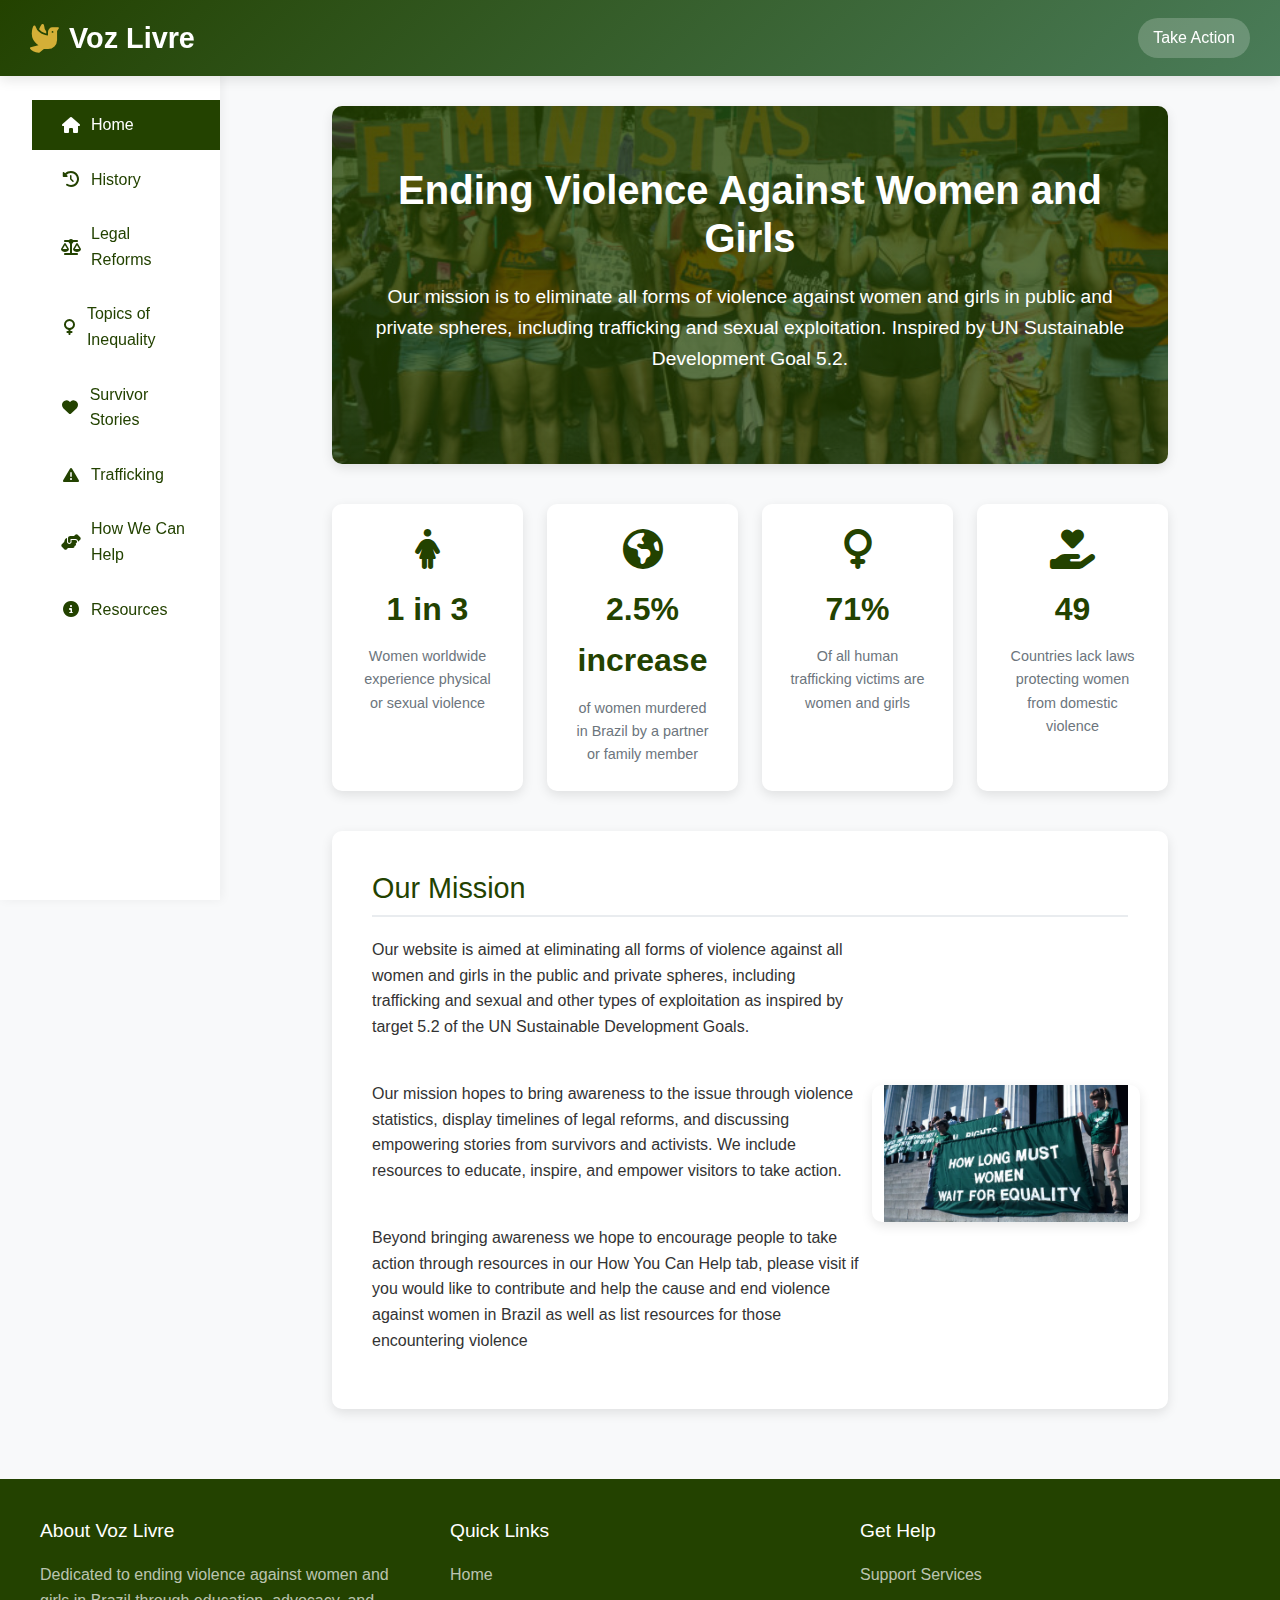
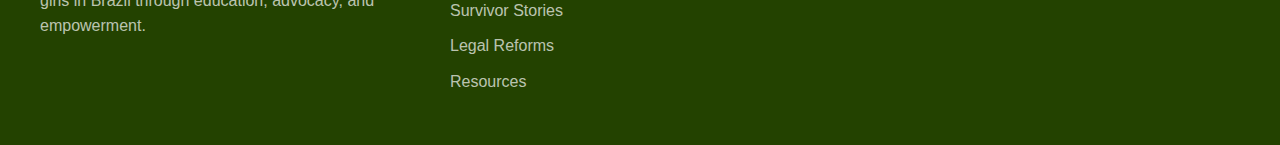
<file: index.html>
<!DOCTYPE html>
<html lang="en">
<head>
    <meta charset="UTF-8">
    <meta name="viewport" content="width=device-width, initial-scale=1.0">
    <title>Voz Livre - Ending Violence Against Women</title>
    <link rel="stylesheet" href="https://cdnjs.cloudflare.com/ajax/libs/font-awesome/6.4.0/css/all.min.css">
    <link href="https://cdn.jsdelivr.net/npm/bootstrap@5.3.0-alpha1/dist/css/bootstrap.min.css" rel="stylesheet">
    <script src="https://cdn.jsdelivr.net/npm/bootstrap@5.3.0-alpha1/dist/js/bootstrap.bundle.min.js"></script>
    <link rel="stylesheet" href="styles.css">
</head>
<body>
    <header class="navbar">
        <div class="logo">
            <i class="fas fa-dove"></i>
            Voz Livre
        </div>

    <button class="btn sidebar-toggle d-md-none" type="button" 
        data-bs-toggle="collapse" data-bs-target="#mobileSidebar"
        aria-controls="mobileSidebar" aria-expanded="false" aria-label="Toggle navigation">
    <i class="fas fa-bars"></i>
</button>
          <div class="nav-buttons d-none d-md-block">
        <a href="help.html" class="nav-btn btn btn-success">Take Action</a>
    </div>
    </header>

    <div class="container">
        <div class="side-menu d-none d-md-block" id="sidebar">
            <ul>
                <li><a href="index.html" class="active"><i class="fas fa-home"></i> Home</a></li>
                <li><a href="History.html"><i class="fas fa-history"></i> History</a></li>
                <li><a href="legal-reforms.html"><i class="fas fa-balance-scale"></i> Legal Reforms</a></li>
                <li><a href="inequality.html"><i class="fas fa-venus"></i> Topics of Inequality</a></li>
                <li><a href="survivor-stories.html"><i class="fas fa-heart"></i> Survivor Stories</a></li>
                <li><a href="trafficking.html"><i class="fas fa-exclamation-triangle"></i> Trafficking</a></li>
                <li><a href="help.html"><i class="fas fa-hands-helping"></i> How We Can Help</a></li>
                <li><a href="resources.html"><i class="fas fa-info-circle"></i> Resources</a></li>
            </ul>
        </div>

        <div class="col-lg-10 col-md-9 content">
                <!-- Heading Image Section -->
                <section class="heading-image">
                    <h1>Ending Violence Against Women and Girls</h1>
                    <p>Our mission is to eliminate all forms of violence against women and girls in public and private spheres, including trafficking and sexual exploitation. Inspired by UN Sustainable Development Goal 5.2.</p>
                </section>

                <!-- Stats Section -->
                <section class="stats-section">
                    <div class="row g-4">
                        <div class="col-md-6 col-lg-3">
                            <div class="stat-card">
                                <i class="fas fa-female"></i>
                                <div class="stat-number">1 in 3</div>
                                <div class="stat-text">Women worldwide experience physical or sexual violence</div>
                            </div>
                        </div>
                        <div class="col-md-6 col-lg-3">
                            <div class="stat-card">
                                <i class="fas fa-globe-americas"></i>
                                <div class="stat-number">2.5% increase</div>
                                <div class="stat-text">of women murdered in Brazil by a partner or family member</div>
                            </div>
                        </div>
                        <div class="col-md-6 col-lg-3">
                            <div class="stat-card">
                                <i class="fa-solid fa-venus"></i>
                                <div class="stat-number">71%</div>
                                <div class="stat-text">Of all human trafficking victims are women and girls</div>
                            </div>
                        </div>
                        <div class="col-md-6 col-lg-3">
                            <div class="stat-card">
                                <i class="fas fa-hand-holding-heart"></i>
                                <div class="stat-number">49</div>
                                <div class="stat-text">Countries lack laws protecting women from domestic violence</div>
                            </div>
                        </div>
                    </div>
                </section>

                <!-- Mission Section -->
                <section class="mission-section">
                    <h2 class="section-title">Our Mission</h2>
                    <div class="row mission-content">
                        <div class="col-lg-8 mission-text">
                            <p>Our website is aimed at eliminating all forms of violence against all women and girls in the public and private spheres, including trafficking and sexual and other types of exploitation as inspired by target 5.2 of the UN Sustainable Development Goals.</p>
                            <br>
                            <p>Our mission hopes to bring awareness to the issue through violence statistics, display timelines of legal reforms, and discussing empowering stories from survivors and activists. We include resources to educate, inspire, and empower visitors to take action.</p>
                            <br>
                            <p>Beyond bringing awareness we hope to encourage people to take action through resources in our How You Can Help tab, please visit if you would like to contribute and help the cause and end violence against women in Brazil as well as list resources for those encountering violence</p>
                        </div>
                        <div class="mission-image">
                        <img src="images/womens-equality-FB201.png" alt="Women empowerment">
                    </div>
                    </div>
                </section>
            </div>
        </div>
    </div>

    <!-- Footer -->
        <footer class="footer" id="footer">
        <div class="footer-content">
            <div class="footer-section">
                <h3>About Voz Livre</h3>
                <p>Dedicated to ending violence against women and girls in Brazil through education, advocacy, and empowerment.</p>
            </div>

           <div class="footer-section">
                <h3>Quick Links</h3>
                <a href="index.html">Home</a>
                <a href="survivor-stories.html">Survivor Stories</a>
                <a href="legal-reforms.html">Legal Reforms</a>
                <a href="resources.html">Resources</a>
            </div>

            <div class="footer-section">
                <h3>Get Help</h3>
                <a href="resources.html">Support Services</a>
            </div>
        </div>
    </footer>

    <!-- Mobile sidebar (collapsible) -->
    <div class="collapse collapse-horizontal bg-light d-md-none position-fixed start-0 h-100 w-100"
         id="mobileSidebar"
         style="top:70px; width:280px; background:#fff; box-shadow:2px 0 15px rgba(0,0,0,0.2); z-index:1040;">
        <ul class="nav flex-column p-3 pt-4">
            <li><a href="index.html" class="nav-link" data-bs-target="#mobileSidebar"><i class="fas fa-home"></i> Home</a></li>
            <li><a href="History.html" class="nav-link" data-bs-target="#mobileSidebar"><i class="fas fa-history"></i> History</a></li>
            <li><a href="legal-reforms.html" class="nav-link active"><i class="fas fa-balance-scale"></i> Legal Reforms</a></li> <!-- current page → no attributes -->
			<li><a href="inequality.html" class="nav-link" data-bs-target="#mobileSidebar"><i class="fas fa-venus"></i> Topics of Inequality</a></li>
            <li><a href="survivor-stories.html" class="nav-link" data-bs-target="#mobileSidebar"><i class="fas fa-heart"></i> Survivor Stories</a></li>
            <li><a href="trafficking.html" class="nav-link" data-bs-target="#mobileSidebar"><i class="fas fa-exclamation-triangle"></i> Trafficking</a></li>
            <li><a href="help.html" class="nav-link" data-bs-target="#mobileSidebar"><i class="fas fa-hands-helping"></i> How We Can Help</a></li>
            <li><a href="resources.html" class="nav-link" data-bs-target="#mobileSidebar"><i class="fas fa-info-circle"></i> Resources</a></li>
        </ul>
    </div>
    
    <script src="https://cdn.jsdelivr.net/npm/bootstrap@5.3.3/dist/js/bootstrap.bundle.min.js"></script>
   <script src="script.js"></script> 
</body>
</html>
</file>
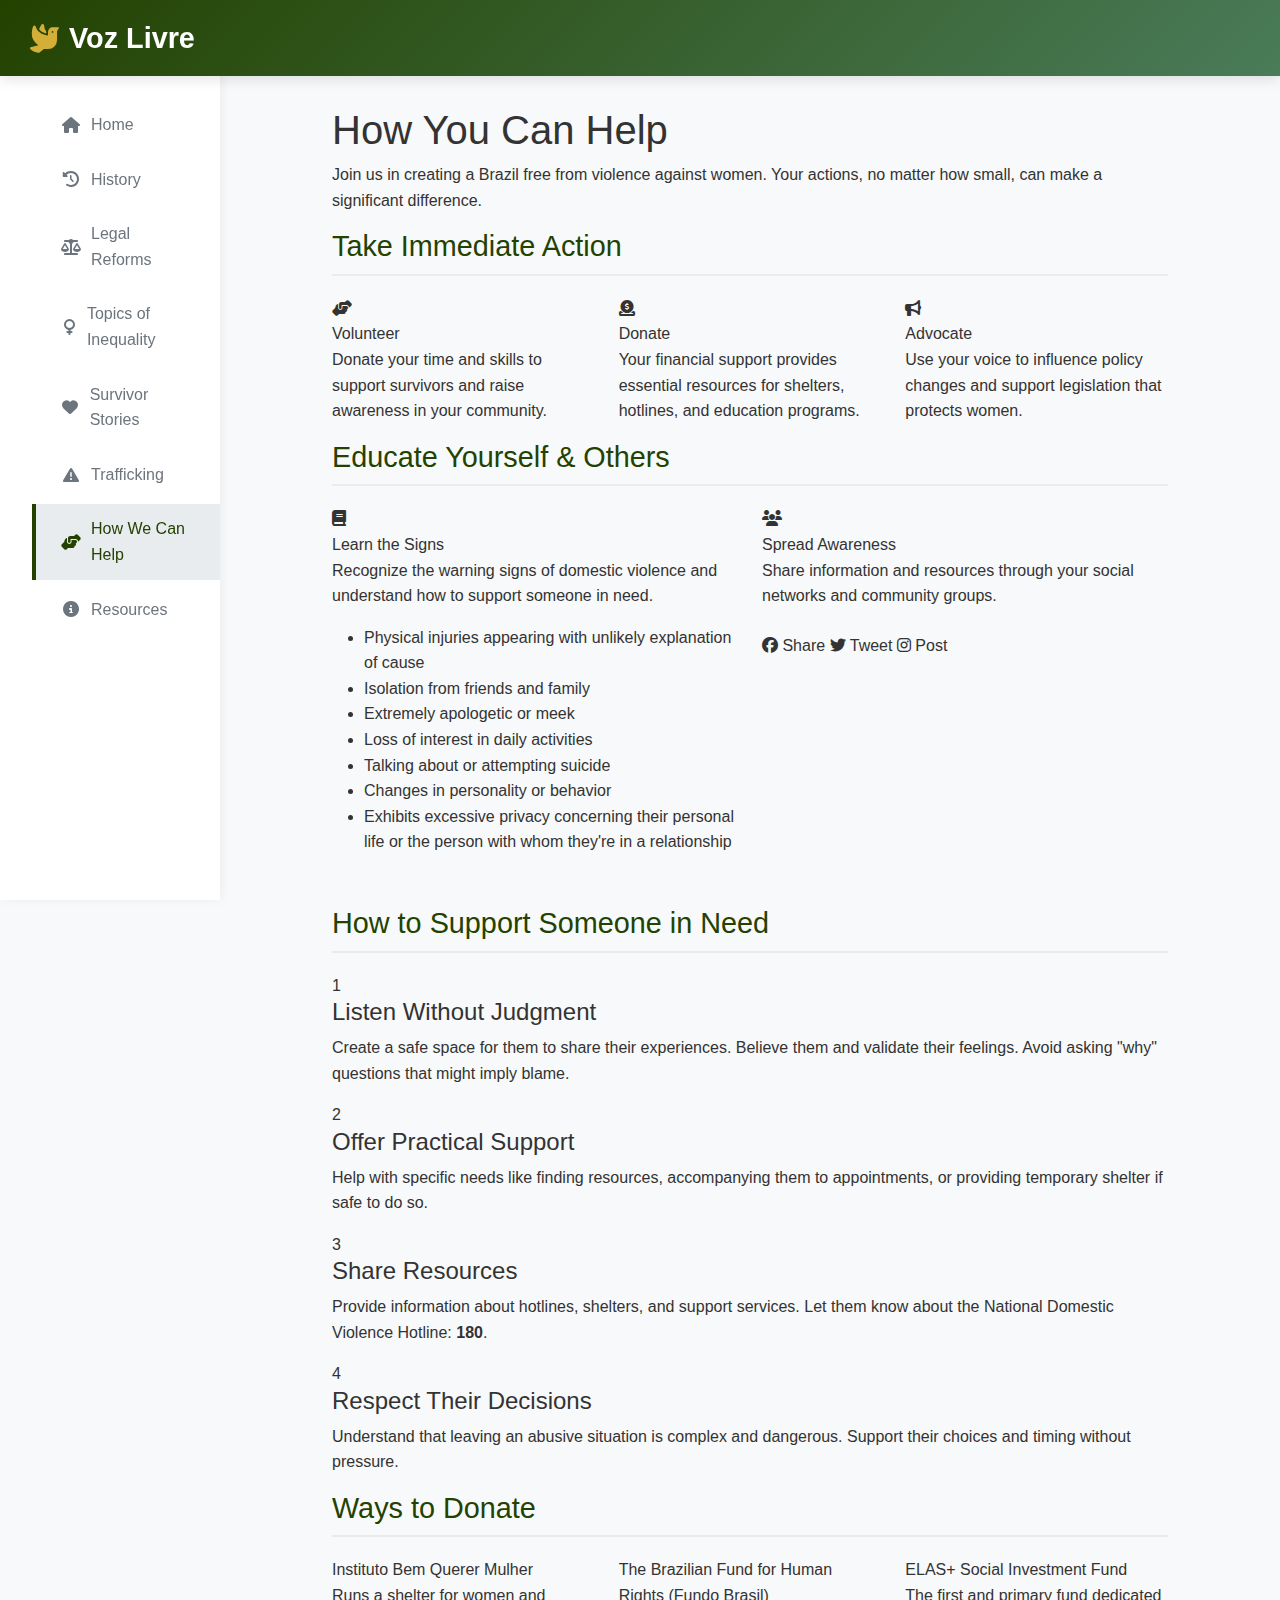
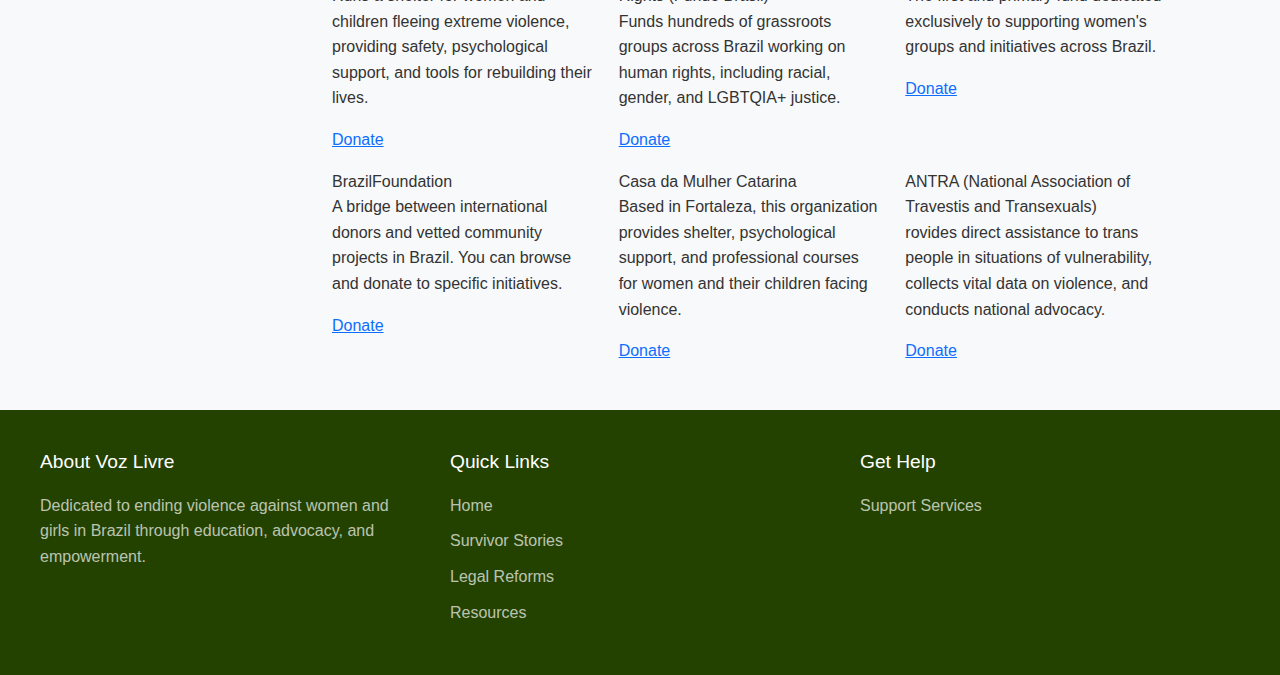
<file: help.html>
<!DOCTYPE html>
<html lang="en">
<head>
    <meta charset="UTF-8">
    <meta name="viewport" content="width=device-width, initial-scale=1.0">
    <title>How We Can Help - Voz Livre</title>
    <link rel="stylesheet" href="https://cdnjs.cloudflare.com/ajax/libs/font-awesome/6.4.0/css/all.min.css">
    <link href="https://cdn.jsdelivr.net/npm/bootstrap@5.3.0-alpha1/dist/css/bootstrap.min.css" rel="stylesheet">
    <link rel="stylesheet" href="styles.css">

</head>

<body>
    <header class="navbar">
        <div class="logo">
            <i class="fas fa-dove"></i>
            Voz Livre
        </div>
        <button class="btn sidebar-toggle d-md-none" type="button" 
                data-bs-toggle="collapse" data-bs-target="#mobileSidebar"
                aria-controls="mobileSidebar" aria-expanded="false" aria-label="Toggle navigation">
            <i class="fas fa-bars"></i>
        </button>
    </header>

    <div class="container">
        <div class="side-menu d-none d-md-block">
            <ul>
                <li><a href="index.html"><i class="fas fa-home"></i> Home</a></li>
                <li><a href="History.html"><i class="fas fa-history"></i> History</a></li>
                <li><a href="legal-reforms.html"><i class="fas fa-balance-scale"></i> Legal Reforms</a></li>
                <li><a href="inequality.html"><i class="fas fa-venus"></i> Topics of Inequality</a></li>
                <li><a href="survivor-stories.html"><i class="fas fa-heart"></i> Survivor Stories</a></li>
                <li><a href="trafficking.html"><i class="fas fa-exclamation-triangle"></i> Trafficking</a></li>
                <li><a href="help.html" class="active"><i class="fas fa-hands-helping"></i> How We Can Help</a></li>
                <li><a href="resources.html"><i class="fas fa-info-circle"></i> Resources</a></li>
            </ul>
        </div>

        <div class="content">
            <!-- Hero Section -->
            <section class="help-header-image">
                <h1>How You Can Help</h1>
                <p>Join us in creating a Brazil free from violence against women. Your actions, no matter how small, can make a significant difference.</p>
            </section>

            <!-- Immediate Actions Section -->
            <section class="resource-section">
                <h2 class="section-title">Take Immediate Action</h2>
                <div class="row">
                    <div class="col-md-4">
                        <div class="action-card">
                            <i class="fas fa-hands-helping"></i>
                            <div class="action-title">Volunteer</div>
                            <p>Donate your time and skills to support survivors and raise awareness in your community.</p>                        </div>
                    </div>
                    <div class="col-md-4">
                        <div class="action-card">
                            <i class="fas fa-donate"></i>
                            <div class="action-title">Donate</div>
                            <p>Your financial support provides essential resources for shelters, hotlines, and education programs.</p>
                        </div>
                    </div>
                    <div class="col-md-4">
                        <div class="action-card">
                            <i class="fas fa-bullhorn"></i>
                            <div class="action-title">Advocate</div>
                            <p>Use your voice to influence policy changes and support legislation that protects women.</p>
                        </div>
                    </div>
                </div>
            </section>

            <!-- Education & Awareness Section -->
            <section class="resource-section">
                <h2 class="section-title">Educate Yourself & Others</h2>
                <div class="row">
                    <div class="col-md-6">
                        <div class="action-card">
                            <i class="fas fa-book"></i>
                            <div class="action-title">Learn the Signs</div>
                            <p>Recognize the warning signs of domestic violence and understand how to support someone in need.</p>
                            <ul class="text-start mt-3">
                                <li>Physical injuries appearing with unlikely explanation of cause</li>
                                <li>Isolation from friends and family</li>
                                <li>Extremely apologetic or meek</li>
                                <li>Loss of interest in daily activities</li>
                                <li>Talking about or attempting suicide</li>
                                <li>Changes in personality or behavior</li>
                                <li>Exhibits excessive privacy concerning their personal life or the person with whom they're in a relationship</li>
                            </ul>
                        </div>
                    </div>
                    <div class="col-md-6">
                        <div class="action-card">
                            <i class="fas fa-users"></i>
                            <div class="action-title">Spread Awareness</div>
                            <p>Share information and resources through your social networks and community groups.</p>
                            <div class="mt-4">
                                <span class="share-icon"><i class="fab fa-facebook"></i> Share</span>
                                <span class="share-icon"><i class="fab fa-twitter"></i> Tweet</span>
                                <span class="share-icon"><i class="fab fa-instagram"></i> Post</span>
                            </div>
                        </div>
                    </div>
                </div>
            </section>

            <!-- Support Steps Section -->
            <section class="resource-section">
                <h2 class="section-title" style="padding-top: 35px;">How to Support Someone in Need</h2>
                <div class="row">
                    <div class="col-12">
                        <div class="step-item">
                            <div class="step-number">1</div>
                            <div class="step-content">
                                <h4>Listen Without Judgment</h4>
                                <p>Create a safe space for them to share their experiences. Believe them and validate their feelings. Avoid asking "why" questions that might imply blame.</p>
                            </div>
                        </div>
                        <div class="step-item">
                            <div class="step-number">2</div>
                            <div class="step-content">
                                <h4>Offer Practical Support</h4>
                                <p>Help with specific needs like finding resources, accompanying them to appointments, or providing temporary shelter if safe to do so.</p>
                            </div>
                        </div>
                        <div class="step-item">
                            <div class="step-number">3</div>
                            <div class="step-content">
                                <h4>Share Resources</h4>
                                <p>Provide information about hotlines, shelters, and support services. Let them know about the National Domestic Violence Hotline: <strong>180</strong>.</p>
                            </div>
                        </div>
                        <div class="step-item">
                            <div class="step-number">4</div>
                            <div class="step-content">
                                <h4>Respect Their Decisions</h4>
                                <p>Understand that leaving an abusive situation is complex and dangerous. Support their choices and timing without pressure.</p>
                            </div>
                        </div>
                    </div>
                </div>
            </section>

            <!-- Donation Options Section -->
<section class="resource-section">
    <h2 class="section-title">Ways to Donate</h2>
    <div class="row">
        <!-- First Row -->
        <div class="col-md-4">
            <div class="donation-option">
                <div class="donation-header">
                    <span class="donation-name">Instituto Bem Querer Mulher</span>
                </div>
                <div class="information">
                    <p>Runs a shelter for women and children fleeing extreme violence, providing safety, psychological support, and tools for rebuilding their lives.</p>
                    <p class="resource-link"><a href="https://idsustentavel.org.br/project/bem-querer-mulher/" target="_blank">Donate</a></p>
                </div>
            </div>
        </div>

        <div class="col-md-4">
            <div class="donation-option">
                <div class="donation-header">
                    <span class="donation-name">The Brazilian Fund for Human Rights (Fundo Brasil)</span>
                </div>
                <div class="information">
                    <p>Funds hundreds of grassroots groups across Brazil working on human rights, including racial, gender, and LGBTQIA+ justice.</p>
                    <p class="resource-link"><a href="https://doe.fundobrasil.org.br/" target="_blank">Donate</a></p>
                </div>
            </div>
        </div>

        <div class="col-md-4">
            <div class="donation-option">
                <div class="donation-header">
                    <span class="donation-name">ELAS+ Social Investment Fund</span>
                </div>
                <div class="information">
                    <p>The first and primary fund dedicated exclusively to supporting women's groups and initiatives across Brazil.</p>
                    <p class="resource-link"><a href="http://www.elasfundo.org/EN/institucional.asp" target="_blank">Donate</a></p>
                </div>
            </div>
        </div>
    </div>

    <div class="row">
        <!-- Second Row -->
        <div class="col-md-4">
            <div class="donation-option">
                <div class="donation-header">
                    <span class="donation-name">BrazilFoundation</span>
                </div>
                <div class="information">
                    <p>A bridge between international donors and vetted community projects in Brazil. You can browse and donate to specific initiatives.</p>
                    <p class="resource-link"><a href="https://brazilfoundation.org/donate/" target="_blank">Donate</a></p>
                </div>
            </div>
        </div>
        
        <div class="col-md-4">
            <div class="donation-option">
                <div class="donation-header">
                    <span class="donation-name">Casa da Mulher Catarina</span>
                </div>
                <div class="information">
                    <p>Based in Fortaleza, this organization provides shelter, psychological support, and professional courses for women and their children facing violence.</p>
                    <p class="resource-link"><a href="https://casadamulhercatarina.com.br" target="_blank">Donate</a></p>
                </div>
            </div>
        </div>

        <div class="col-md-4">
            <div class="donation-option">
                <div class="donation-header">
                    <span class="donation-name">ANTRA (National Association of Travestis and Transexuals)</span>
                </div>
                <div class="information">
                    <p>rovides direct assistance to trans people in situations of vulnerability, collects vital data on violence, and conducts national advocacy.</p>
                    <p class="resource-link"><a href="https://antrabrasil.org/doacoes/" target="_blank">Donate</a></p>
                </div>
            </div>
        </div>
    </div>
</section>
        </div>
    </div>

    <!-- Footer -->
        <footer class="footer" id="footer">
        <div class="footer-content">
            <div class="footer-section">
                <h3>About Voz Livre</h3>
                <p>Dedicated to ending violence against women and girls in Brazil through education, advocacy, and empowerment.</p>
            </div>

            <div class="footer-section">
                <h3>Quick Links</h3>
                <a href="index.html">Home</a>
                <a href="survivor-stories.html">Survivor Stories</a>
                <a href="legal-reforms.html">Legal Reforms</a>
                <a href="resources.html">Resources</a>
            </div>

            <div class="footer-section">
                <h3>Get Help</h3>
                <a href="resources.html">Support Services</a>
            </div>
        </div>
    </footer>

    <!-- Mobile sidebar (collapsible) -->
    <div class="collapse collapse-horizontal bg-light d-md-none position-fixed start-0 h-100 w-100"
         id="mobileSidebar"
         style="top:70px; width:280px; background:#fff; box-shadow:2px 0 15px rgba(0,0,0,0.2); z-index:1040;">
        <ul class="nav flex-column p-3 pt-4">
            <li><a href="index.html" class="nav-link" data-bs-target="#mobileSidebar"><i class="fas fa-home"></i> Home</a></li>
            <li><a href="History.html" class="nav-link active"  data-bs-target="#mobileSidebar"><i class="fas fa-history"></i> History</a></li>
            <li><a href="legal-reforms.html" class="nav-link"  data-bs-target="#mobileSidebar"><i class="fas fa-balance-scale"></i> Legal Reforms</a></li> <!-- current page → no attributes -->
			<li><a href="inequality.html" class="nav-link"  data-bs-target="#mobileSidebar"><i class="fas fa-venus"></i> Topics of Inequality</a></li>
            <li><a href="survivor-stories.html" class="nav-link"  data-bs-target="#mobileSidebar"><i class="fas fa-heart"></i> Survivor Stories</a></li>
            <li><a href="trafficking.html" class="nav-link"  data-bs-target="#mobileSidebar"><i class="fas fa-exclamation-triangle"></i> Trafficking</a></li>
            <li><a href="help.html" class="nav-link"  data-bs-target="#mobileSidebar"><i class="fas fa-hands-helping"></i> How We Can Help</a></li>
            <li><a href="resources.html" class="nav-link"  data-bs-target="#mobileSidebar"><i class="fas fa-info-circle"></i> Resources</a></li>
        </ul>
    </div>

    <script src="https://cdn.jsdelivr.net/npm/bootstrap@5.3.3/dist/js/bootstrap.bundle.min.js"></script>
    <script src="script.js"></script>
</body>
</html>
</file>
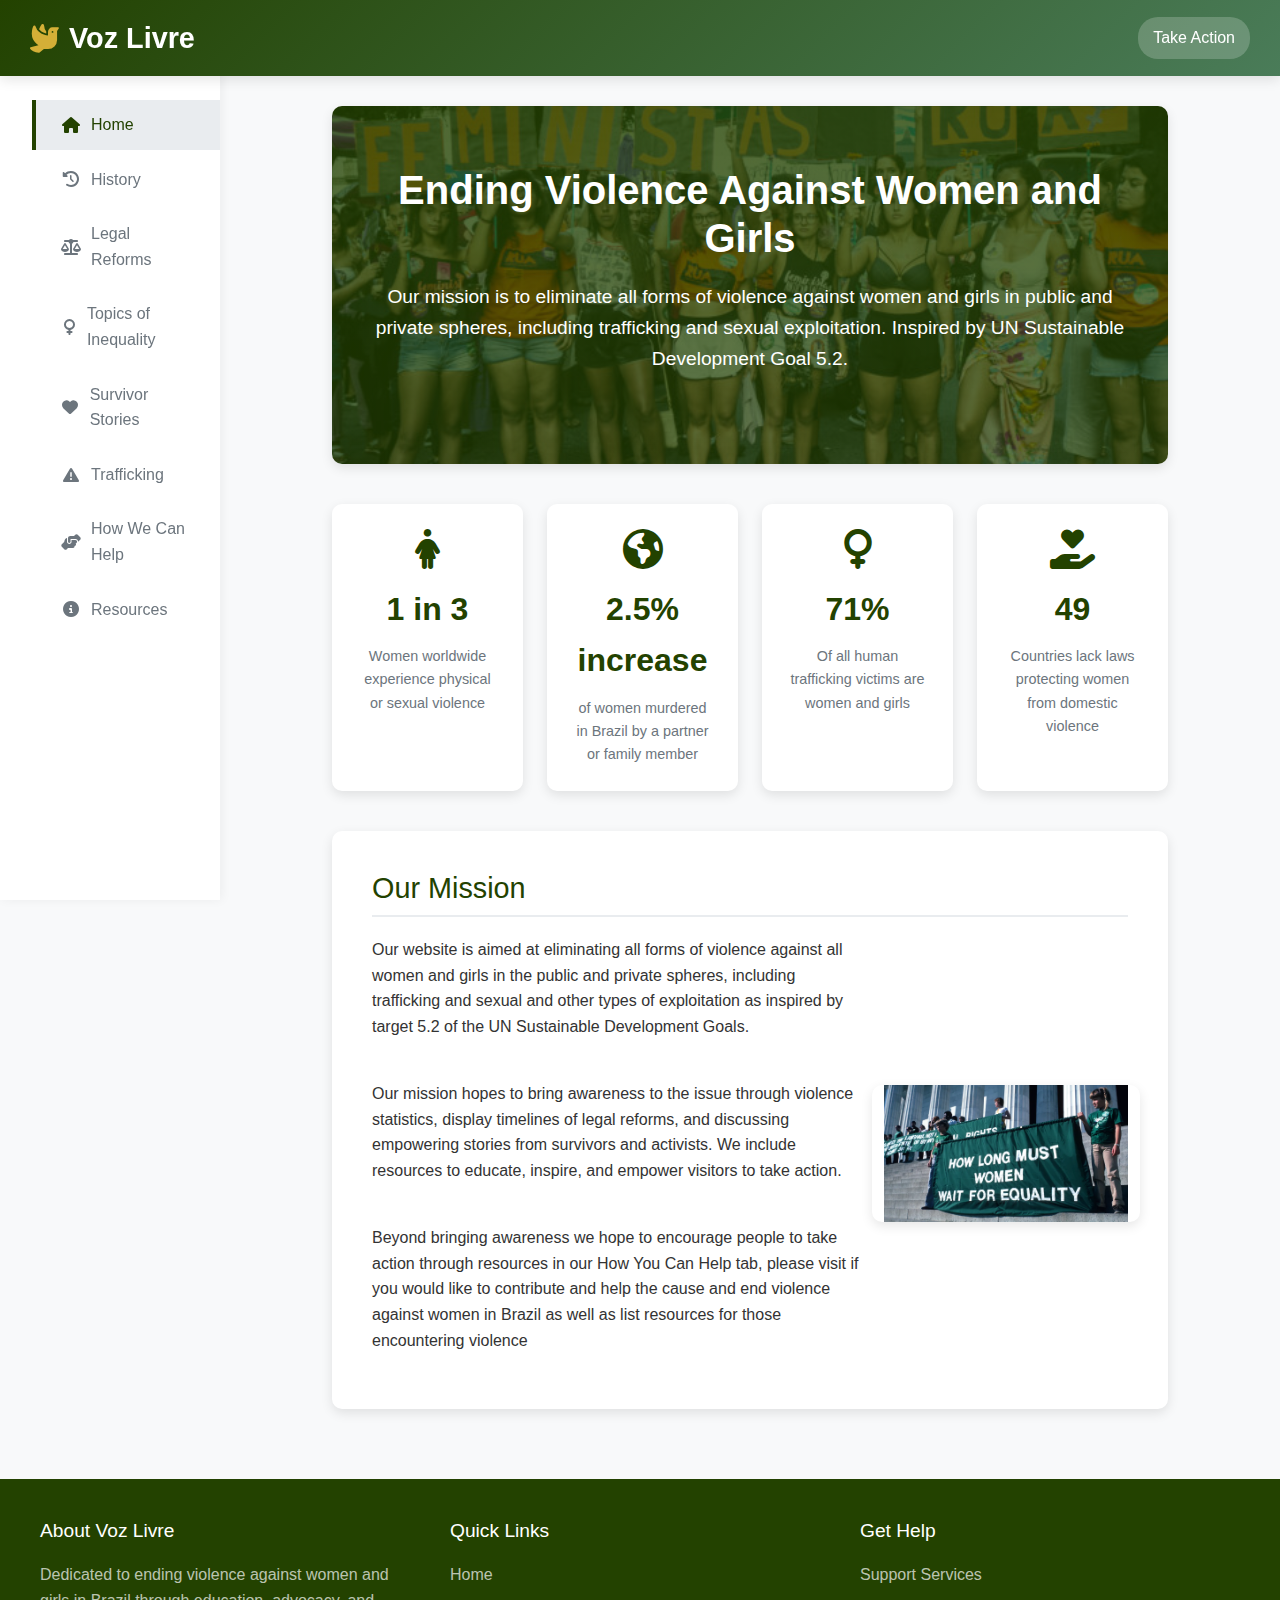
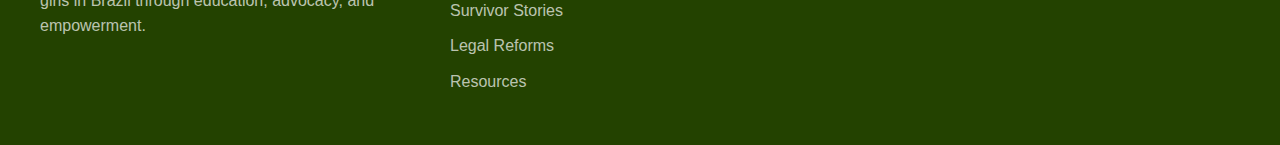
<file: home.html>
<!DOCTYPE html>
<html lang="en">
<head>
    <meta charset="UTF-8">
    <meta name="viewport" content="width=device-width, initial-scale=1.0">
    <title>Voz Livre - Ending Violence Against Women</title>
    <link rel="stylesheet" href="https://cdnjs.cloudflare.com/ajax/libs/font-awesome/6.4.0/css/all.min.css">
    <link href="https://cdn.jsdelivr.net/npm/bootstrap@5.3.0-alpha1/dist/css/bootstrap.min.css" rel="stylesheet">
    <link rel="stylesheet" href="styles.css">
</head>
<body>
    <header class="navbar">
        <div class="logo">
            <i class="fas fa-dove"></i>
            Voz Livre
        </div>
        <div class="nav-buttons">
            <button class="nav-btn">Take Action</button>
        </div>
    </header>

    <div class="container">
        <div class="side-menu">
            <ul>
                <li><a href="#" class="active"><i class="fas fa-home"></i> Home</a></li>
                <li><a href="#"><i class="fas fa-history"></i> History</a></li>
                <li><a href="legal-reforms.html"><i class="fas fa-balance-scale"></i> Legal Reforms</a></li>
                <li><a href="inequality.html"><i class="fas fa-venus"></i> Topics of Inequality</a></li>
                <li><a href="#"><i class="fas fa-heart"></i> Survivor Stories</a></li>
                <li><a href="#"><i class="fas fa-exclamation-triangle"></i> Trafficking</a></li>
                <li><a href="#"><i class="fas fa-hands-helping"></i> How We Can Help</a></li>
                <li><a href="#"><i class="fas fa-info-circle"></i> Resources</a></li>
            </ul>
        </div>

        <div class="col-lg-10 col-md-9 content">
                <!-- Heading Image Section -->
                <section class="heading-image">
                    <h1>Ending Violence Against Women and Girls</h1>
                    <p>Our mission is to eliminate all forms of violence against women and girls in public and private spheres, including trafficking and sexual exploitation. Inspired by UN Sustainable Development Goal 5.2.</p>
                </section>

                <!-- Stats Section -->
                <section class="stats-section">
                    <div class="row g-4">
                        <div class="col-md-6 col-lg-3">
                            <div class="stat-card">
                                <i class="fas fa-female"></i>
                                <div class="stat-number">1 in 3</div>
                                <div class="stat-text">Women worldwide experience physical or sexual violence</div>
                            </div>
                        </div>
                        <div class="col-md-6 col-lg-3">
                            <div class="stat-card">
                                <i class="fas fa-globe-americas"></i>
                                <div class="stat-number">2.5% increase</div>
                                <div class="stat-text">of women murdered in Brazil by a partner or family member</div>
                            </div>
                        </div>
                        <div class="col-md-6 col-lg-3">
                            <div class="stat-card">
                                <i class="fa-solid fa-venus"></i>
                                <div class="stat-number">71%</div>
                                <div class="stat-text">Of all human trafficking victims are women and girls</div>
                            </div>
                        </div>
                        <div class="col-md-6 col-lg-3">
                            <div class="stat-card">
                                <i class="fas fa-hand-holding-heart"></i>
                                <div class="stat-number">49</div>
                                <div class="stat-text">Countries lack laws protecting women from domestic violence</div>
                            </div>
                        </div>
                    </div>
                </section>

                <!-- Mission Section -->
                <section class="mission-section">
                    <h2 class="section-title">Our Mission</h2>
                    <div class="row mission-content">
                        <div class="col-lg-8 mission-text">
                            <p>Our website is aimed at eliminating all forms of violence against all women and girls in the public and private spheres, including trafficking and sexual and other types of exploitation as inspired by target 5.2 of the UN Sustainable Development Goals.</p>
                            <br>
                            <p>Our mission hopes to bring awareness to the issue through violence statistics, display timelines of legal reforms, and discussing empowering stories from survivors and activists. We include resources to educate, inspire, and empower visitors to take action.</p>
                            <br>
                            <p>Beyond bringing awareness we hope to encourage people to take action through resources in our How You Can Help tab, please visit if you would like to contribute and help the cause and end violence against women in Brazil as well as list resources for those encountering violence</p>
                        </div>
                        <div class="mission-image">
                        <img src="images/womens-equality-FB201.png" alt="Women empowerment">
                    </div>
                    </div>
                </section>
            </div>
        </div>
    </div>

    <!-- Footer -->
    <footer class="footer">
        <div class="footer-content">
            <div class="footer-section">
                <h3>About Voz Livre</h3>
                <p>Dedicated to ending violence against women and girls in Brazil through education, advocacy, and empowerment.</p>
            </div>

            <div class="footer-section">
                <h3>Quick Links</h3>
                <a href="index.html">Home</a>
                <a href="#">Survivor Stories</a>
                <a href="#">Legal Reforms</a>
                <a href="#">Resources</a>
            </div>

            <div class="footer-section">
                <h3>Get Help</h3>
                <a href="#">Support Services</a>
            </div>
        </div>
    </footer>

    <!-- Bootstrap JS -->
    <script src="https://cdn.jsdelivr.net/npm/bootstrap@5.3.0-alpha1/dist/js/bootstrap.bundle.min.js"></script>
</body>
</html>
</file>
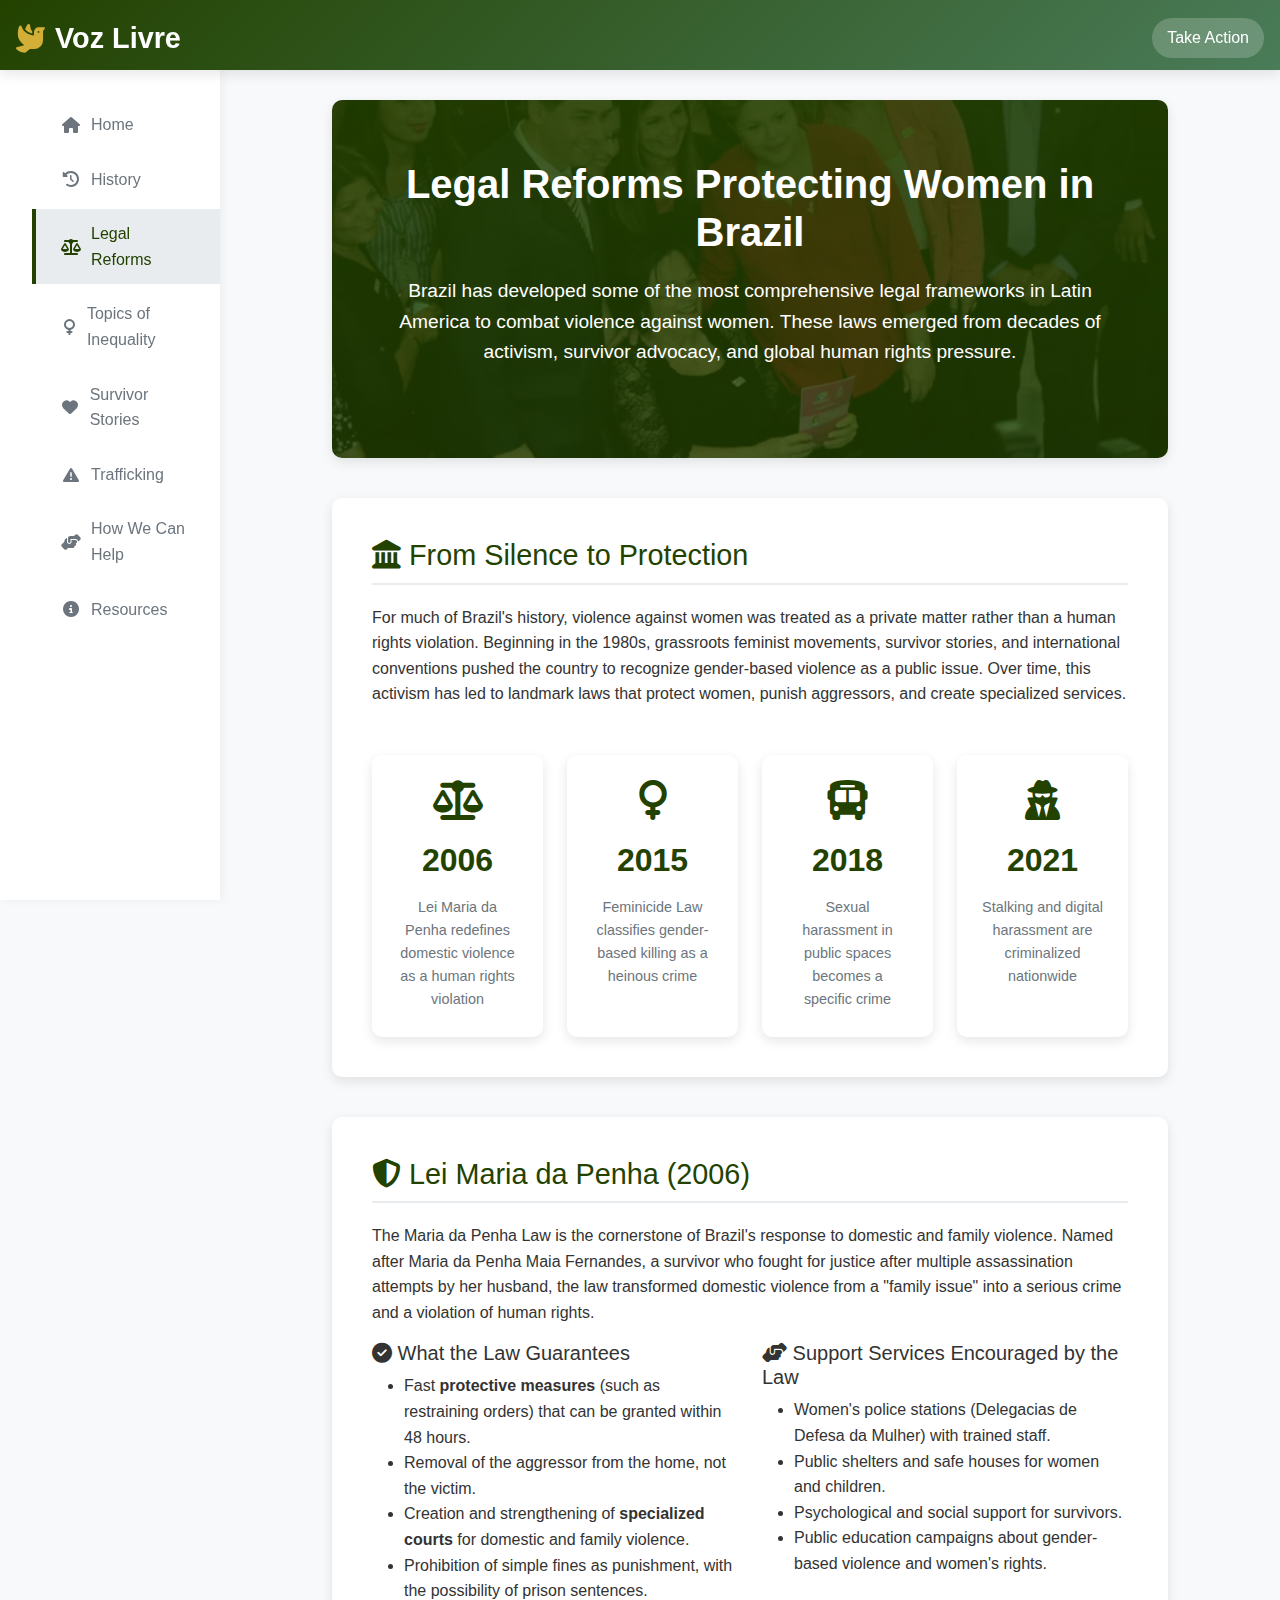
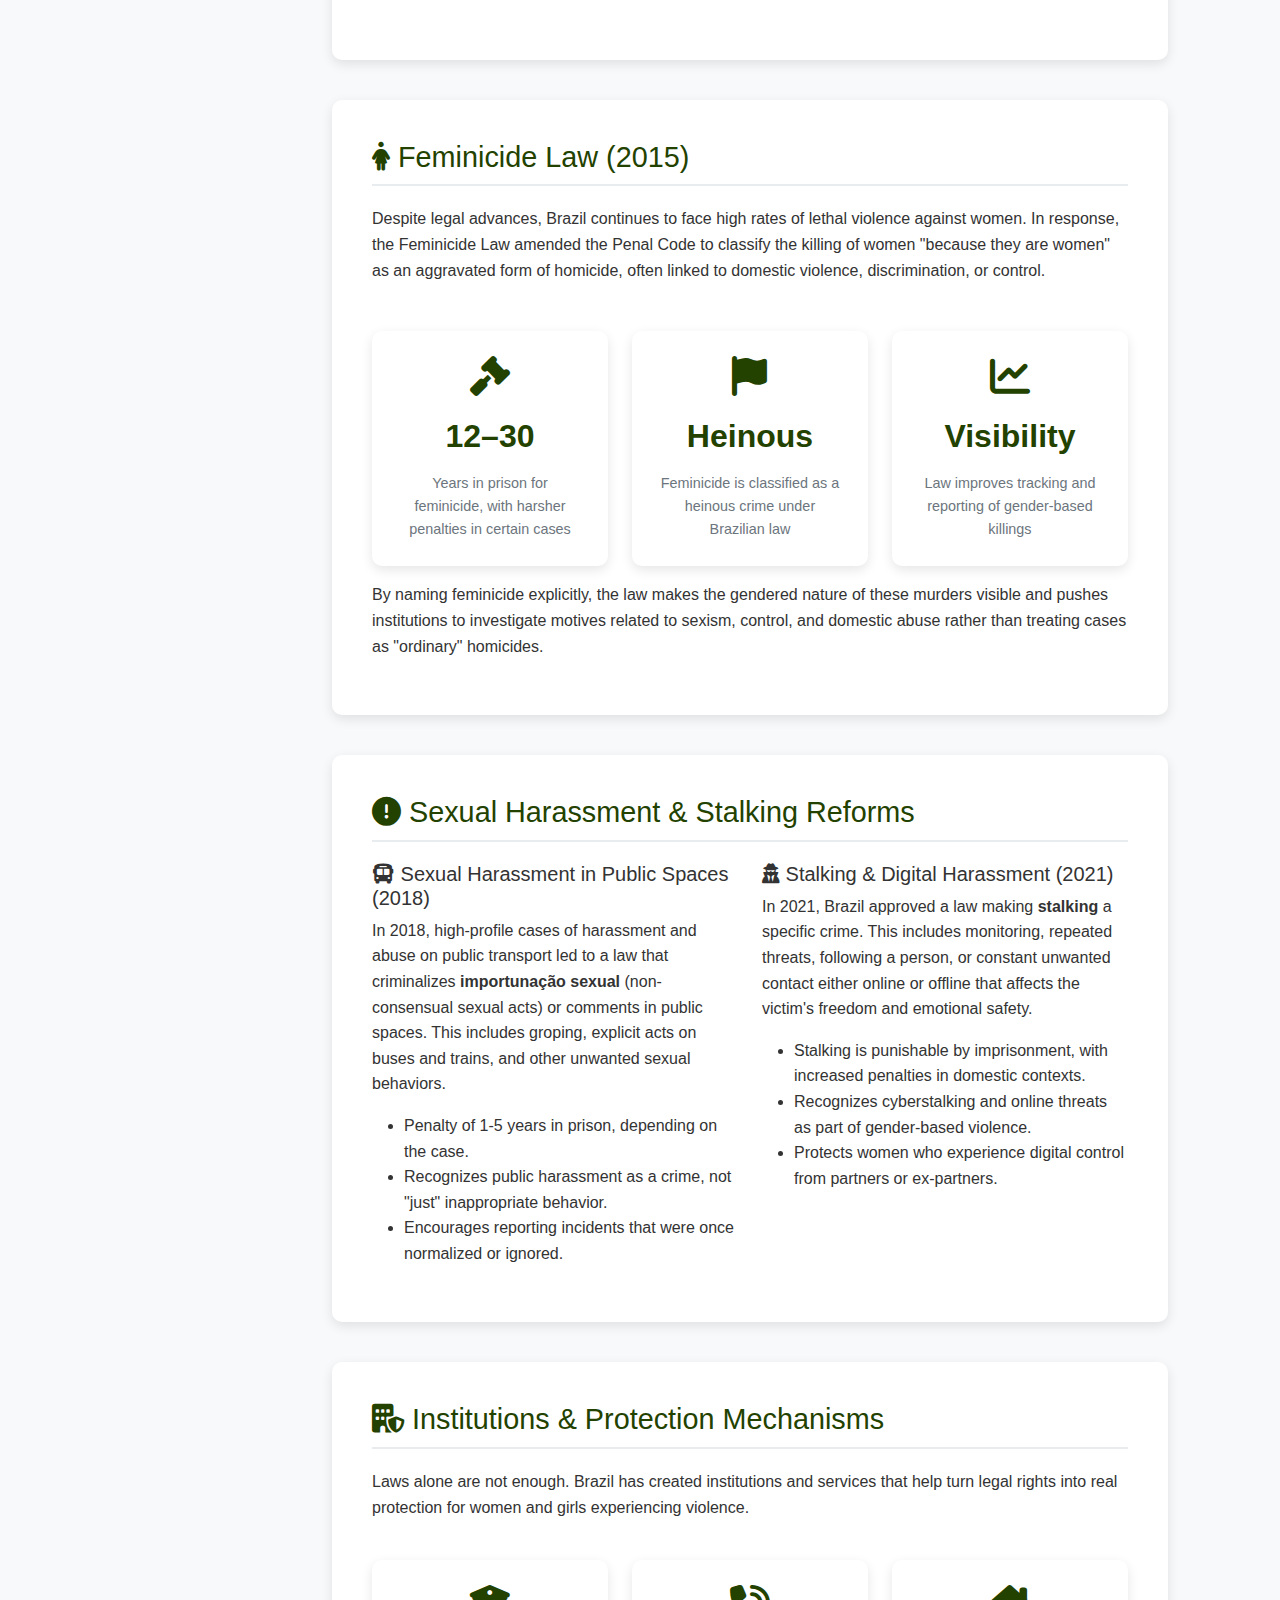
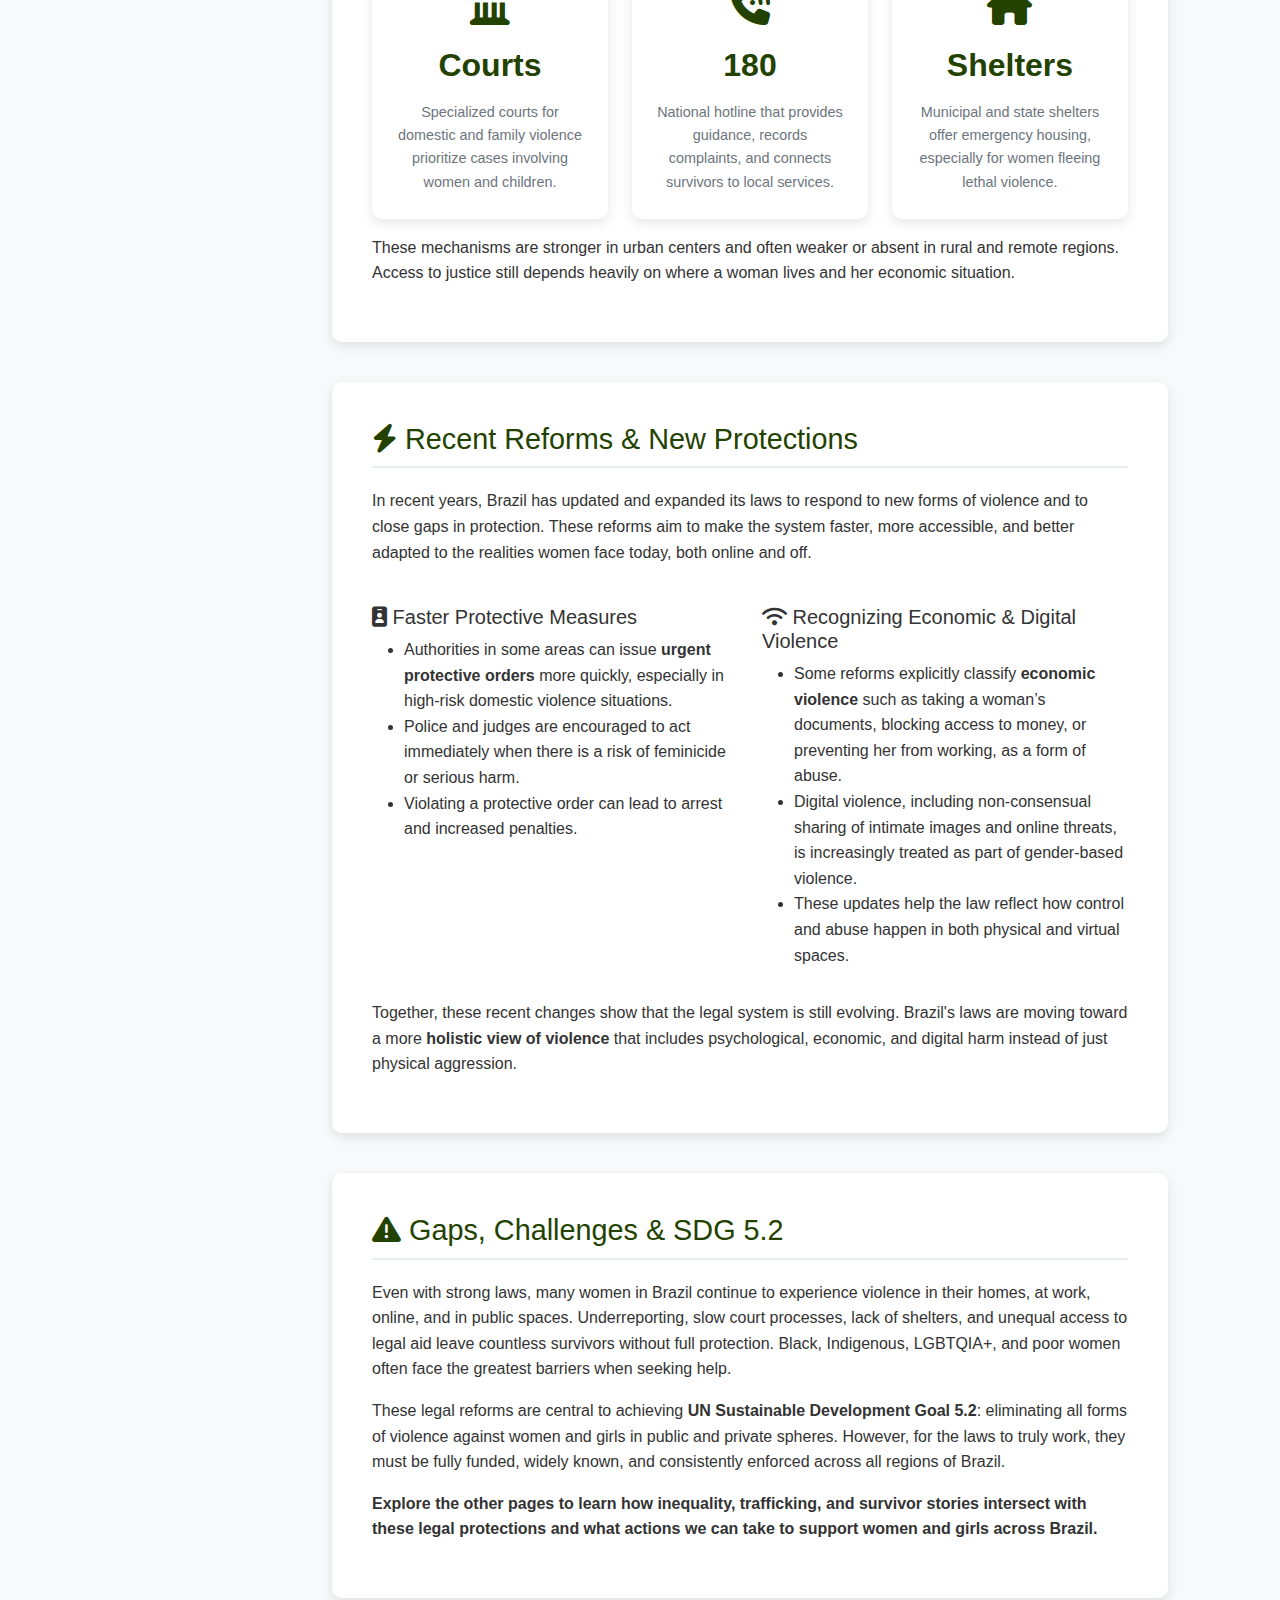
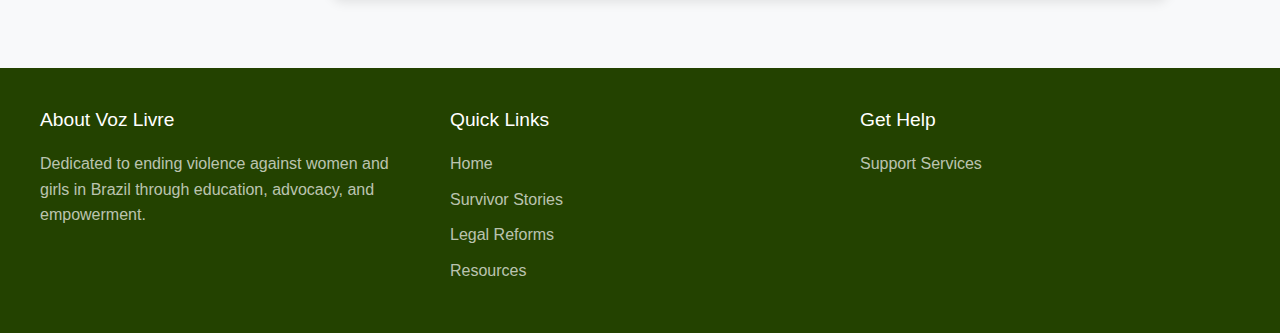
<file: legal-reforms.html>
<!DOCTYPE html>
<html lang="en">
<head>
    <meta charset="UTF-8">
    <meta name="viewport" content="width=device-width, initial-scale=1.0">
    <title>Legal Reforms - Voz Livre</title>

    <!-- Font Awesome -->
    <link rel="stylesheet" href="https://cdnjs.cloudflare.com/ajax/libs/font-awesome/6.4.0/css/all.min.css">

    <!-- Bootstrap -->
    <link rel="stylesheet" href="https://cdn.jsdelivr.net/npm/bootstrap@5.3.3/dist/css/bootstrap.min.css">


    <link rel="stylesheet" href="styles.css">
</head>

<body>
 
<header class="navbar d-flex justify-content-between align-items-center px-3" style="height:70px;">
    <div class="logo">
        <i class="fas fa-dove"></i> Voz Livre
    </div>
    <!-- Mobile sidebar toggle button -->
<button class="btn sidebar-toggle d-md-none" type="button" 
        data-bs-toggle="collapse" data-bs-target="#mobileSidebar"
        aria-controls="mobileSidebar" aria-expanded="false" aria-label="Toggle navigation">
    <i class="fas fa-bars"></i>
</button>


    <div class="nav-buttons d-none d-md-block">
        <a href="help.html" class="nav-btn btn btn-success">Take Action</a>
    </div>
    

</header>

    <div class="container">
<!--Desktop sidebar-->
        <div class="side-menu d-none d-md-block">
            <ul>
                <li><a href="index.html"><i class="fas fa-home"></i> Home</a></li>
                <li><a href="History.html"><i class="fas fa-history"></i> History</a></li>
                <li><a href="legal-reforms.html" class="active"><i class="fas fa-balance-scale"></i> Legal Reforms</a></li>
                <li><a href="inequality.html"><i class="fas fa-venus"></i> Topics of Inequality</a></li>
                <li><a href="survivor-stories.html"><i class="fas fa-heart"></i> Survivor Stories</a></li>
                <li><a href="trafficking.html"><i class="fas fa-exclamation-triangle"></i> Trafficking</a></li>
                <li><a href="help.html"><i class="fas fa-hands-helping"></i> How We Can Help</a></li>
                <li><a href="resources.html"><i class="fas fa-info-circle"></i> Resources</a></li>
            </ul>
        </div>

        <div class="content">


<section class="heading-image" 
                style="background-image: linear-gradient(rgba(35,66,0,0.85), rgba(35,66,0,0.75)), url('images/legal-reforms.webp');">
                <h1>Legal Reforms Protecting Women in Brazil</h1>
                <p>
                    Brazil has developed some of the most comprehensive legal frameworks in Latin America to combat
                    violence against women. These laws emerged from decades of activism, survivor advocacy, and global
                    human rights pressure.
                </p>
            </section>

            <!-- OVERVIEW / TIMELINE -->
            <section class="mission-section">
                <h2 class="section-title"><i class="fas fa-landmark"></i> From Silence to Protection</h2>
                <p>
                    For much of Brazil's history, violence against women was treated as a private matter rather than a
                    human rights violation. Beginning in the 1980s, grassroots feminist movements, survivor stories, and
                    international conventions pushed the country to recognize gender-based violence as a public issue.
                    Over time, this activism has led to landmark laws that protect women, punish aggressors, and create
                    specialized services.
                </p>

                <div class="row mt-4 g-4">
                    <div class="col-md-3 col-sm-6">
                        <div class="stat-card">
                            <i class="fas fa-scale-balanced"></i>
                            <div class="stat-number">2006</div>
                            <div class="stat-text">Lei Maria da Penha redefines domestic violence as a human rights violation</div>
                        </div>
                    </div>

                    <div class="col-md-3 col-sm-6">
                        <div class="stat-card">
                            <i class="fas fa-venus"></i>
                            <div class="stat-number">2015</div>
                            <div class="stat-text">Feminicide Law classifies gender-based killing as a heinous crime</div>
                        </div>
                    </div>

                    <div class="col-md-3 col-sm-6">
                        <div class="stat-card">
                            <i class="fas fa-bus"></i>
                            <div class="stat-number">2018</div>
                            <div class="stat-text">Sexual harassment in public spaces becomes a specific crime</div>
                        </div>
                    </div>

                    <div class="col-md-3 col-sm-6">
                        <div class="stat-card">
                            <i class="fas fa-user-secret"></i>
                            <div class="stat-number">2021</div>
                            <div class="stat-text">Stalking and digital harassment are criminalized nationwide</div>
                        </div>
                    </div>
                </div>
            </section>

            <!-- LEI MARIA DA PENHA -->
            <section class="mission-section">
                <h2 class="section-title"><i class="fas fa-shield-alt"></i> Lei Maria da Penha (2006)</h2>
                <p>
                    The Maria da Penha Law is the cornerstone of Brazil's response to domestic and family violence. Named
                    after Maria da Penha Maia Fernandes, a survivor who fought for justice after multiple assassination
                    attempts by her husband, the law transformed domestic violence from a "family issue" into a serious
                    crime and a violation of human rights.
                </p>

                <div class="row mt-3">
                    <div class="col-md-6">
                        <h5><i class="fas fa-check-circle"></i> What the Law Guarantees</h5>
                        <ul>
                            <li>Fast <strong>protective measures</strong> (such as restraining orders) that can be granted within 48 hours.</li>
                            <li>Removal of the aggressor from the home, not the victim.</li>
                            <li>Creation and strengthening of <strong>specialized courts</strong> for domestic and family violence.</li>
                            <li>Prohibition of simple fines as punishment, with the possibility of prison sentences.</li>
                        </ul>
                    </div>
                    <div class="col-md-6">
                        <h5><i class="fas fa-hands-helping"></i> Support Services Encouraged by the Law</h5>
                        <ul>
                            <li>Women's police stations (Delegacias de Defesa da Mulher) with trained staff.</li>
                            <li>Public shelters and safe houses for women and children.</li>
                            <li>Psychological and social support for survivors.</li>
                            <li>Public education campaigns about gender-based violence and women's rights.</li>
                        </ul>
                    </div>
                </div>
            </section>

            <!-- FEMINICIDE LAW -->
            <section class="mission-section">
                <h2 class="section-title"><i class="fas fa-female"></i> Feminicide Law (2015)</h2>
                <p>
                    Despite legal advances, Brazil continues to face high rates of lethal violence against women. In
                    response, the Feminicide Law amended the Penal Code to classify the killing of women "because they
                    are women" as an aggravated form of homicide, often linked to domestic violence, discrimination, or
                    control.
                </p>

                <div class="row mt-4 g-4">
                    <div class="col-md-4">
                        <div class="stat-card">
                            <i class="fas fa-gavel"></i>
                            <div class="stat-number">12–30</div>
                            <div class="stat-text">Years in prison for feminicide, with harsher penalties in certain cases</div>
                        </div>
                    </div>

                    <div class="col-md-4">
                        <div class="stat-card">
                            <i class="fas fa-flag"></i>
                            <div class="stat-number">Heinous</div>
                            <div class="stat-text">Feminicide is classified as a heinous crime under Brazilian law</div>
                        </div>
                    </div>

                    <div class="col-md-4">
                        <div class="stat-card">
                            <i class="fas fa-chart-line"></i>
                            <div class="stat-number">Visibility</div>
                            <div class="stat-text">Law improves tracking and reporting of gender-based killings</div>
                        </div>
                    </div>
                </div>

                <p class="mt-3">
                    By naming feminicide explicitly, the law makes the gendered nature of these murders visible and
                    pushes institutions to investigate motives related to sexism, control, and domestic abuse rather than
                    treating cases as "ordinary" homicides.
                </p>
            </section>

            <!-- SEXUAL HARASSMENT & STALKING -->
            <section class="mission-section">
                <h2 class="section-title"><i class="fas fa-exclamation-circle"></i> Sexual Harassment & Stalking Reforms</h2>

                <div class="row">
                    <div class="col-md-6">
                        <h5><i class="fas fa-bus"></i> Sexual Harassment in Public Spaces (2018)</h5>
                        <p>
                            In 2018, high-profile cases of harassment and abuse on public transport led to a law that
                            criminalizes <strong>importunação sexual</strong> (non-consensual sexual acts) or comments in public spaces.
                            This includes groping, explicit acts on buses and trains, and other unwanted sexual behaviors.
                        </p>
                        <ul>
                            <li>Penalty of 1-5 years in prison, depending on the case.</li>
                            <li>Recognizes public harassment as a crime, not "just" inappropriate behavior.</li>
                            <li>Encourages reporting incidents that were once normalized or ignored.</li>
                        </ul>
                    </div>

                    <div class="col-md-6">
                        <h5><i class="fas fa-user-secret"></i> Stalking & Digital Harassment (2021)</h5>
                        <p>
                            In 2021, Brazil approved a law making <strong>stalking</strong> a specific crime. This includes monitoring,
                            repeated threats, following a person, or constant unwanted contact either online or offline that
                            affects the victim's freedom and emotional safety.
                        </p>
                        <ul>
                            <li>Stalking is punishable by imprisonment, with increased penalties in domestic contexts.</li>
                            <li>Recognizes cyberstalking and online threats as part of gender-based violence.</li>
                            <li>Protects women who experience digital control from partners or ex-partners.</li>
                        </ul>
                    </div>
                </div>
            </section>

            <!-- INSTITUTIONAL MECHANISMS -->
            <section class="mission-section">
                <h2 class="section-title"><i class="fas fa-building-shield"></i> Institutions & Protection Mechanisms</h2>
                <p>
                    Laws alone are not enough. Brazil has created institutions and services that help turn legal rights
                    into real protection for women and girls experiencing violence.
                </p>

                <div class="row mt-3 g-4">
                    <div class="col-md-4">
                        <div class="stat-card">
                            <i class="fas fa-university"></i>
                            <div class="stat-number">Courts</div>
                            <div class="stat-text">
                                Specialized courts for domestic and family violence prioritize cases involving women and children.
                            </div>
                        </div>
                    </div>

                    <div class="col-md-4">
                        <div class="stat-card">
                            <i class="fas fa-phone-volume"></i>
                            <div class="stat-number">180</div>
                            <div class="stat-text">
                                National hotline that provides guidance, records complaints, and connects survivors to local services.
                            </div>
                        </div>
                    </div>

                    <div class="col-md-4">
                        <div class="stat-card">
                            <i class="fas fa-house-chimney"></i>
                            <div class="stat-number">Shelters</div>
                            <div class="stat-text">
                                Municipal and state shelters offer emergency housing, especially for women fleeing lethal violence.
                            </div>
                        </div>
                    </div>
                </div>

                <p class="mt-3">
                    These mechanisms are stronger in urban centers and often weaker or absent in rural and remote
                    regions. Access to justice still depends heavily on where a woman lives and her economic situation.
                </p>
            </section>
			
			
			  <!-- RECENT REFORMS SECTION -->
            <section class="mission-section">
                <h2 class="section-title"><i class="fas fa-bolt"></i> Recent Reforms & New Protections</h2>
                <p>
                    In recent years, Brazil has updated and expanded its laws to respond to new forms of violence and to
                    close gaps in protection. These reforms aim to make the system faster, more accessible, and better
                    adapted to the realities women face today, both online and off.
                </p>

                <div class="row mt-3 g-4">
                    <div class="col-md-6">
                        <h5><i class="fas fa-id-badge"></i> Faster Protective Measures</h5>
                        <ul>
                            <li>Authorities in some areas can issue <strong>urgent protective orders</strong> more quickly, especially in
                                high-risk domestic violence situations.</li>
                            <li>Police and judges are encouraged to act immediately when there is a risk of feminicide
                                or serious harm.</li>
                            <li>Violating a protective order can lead to arrest and increased penalties.</li>
                        </ul>
                    </div>

                    <div class="col-md-6">
                        <h5><i class="fas fa-wifi"></i> Recognizing Economic & Digital Violence</h5>
                        <ul>
                            <li>Some reforms explicitly classify <strong>economic violence</strong> such as taking a woman’s documents,
                                blocking access to money, or preventing her from working, as a form of abuse.</li>
                            <li>Digital violence, including non-consensual sharing of intimate images and online threats,
                                is increasingly treated as part of gender-based violence.</li>
                            <li>These updates help the law reflect how control and abuse happen in both physical and
                                virtual spaces.</li>
                        </ul>
                    </div>
                </div>

                <p class="mt-3">
                    Together, these recent changes show that the legal system is still evolving. Brazil's laws are moving
                    toward a more <strong>holistic view of violence</strong> that includes psychological, economic, and digital harm instead of just physical aggression.
                </p>
            </section>

            <!-- GAPS, CHALLENGES, SDG 5.2 -->
            <section class="mission-section">
                <h2 class="section-title"><i class="fas fa-triangle-exclamation"></i> Gaps, Challenges & SDG 5.2</h2>

                <p>
                    Even with strong laws, many women in Brazil continue to experience violence in their homes, at work,
                    online, and in public spaces. Underreporting, slow court processes, lack of shelters, and unequal
                    access to legal aid leave countless survivors without full protection. Black, Indigenous, LGBTQIA+,
                    and poor women often face the greatest barriers when seeking help.
                </p>

                <p>
                    These legal reforms are central to achieving <strong>UN Sustainable Development Goal 5.2</strong>:
                    eliminating all forms of violence against women and girls in public and private spheres. However, for
                    the laws to truly work, they must be fully funded, widely known, and consistently enforced across
                    all regions of Brazil.
                </p>

                <p class="mt-3">
                    <strong>Explore the other pages to learn how inequality, trafficking, and survivor stories intersect
                    with these legal protections and what actions we can take to support women and girls across Brazil.</strong>
                </p>
            </section>

        </div>
    </div>


    <footer class="footer" id="footer">
        <div class="footer-content">
            <div class="footer-section">
                <h3>About Voz Livre</h3>
                <p>Dedicated to ending violence against women and girls in Brazil through education, advocacy, and empowerment.</p>
            </div>

            <div class="footer-section">
                <h3>Quick Links</h3>
                <a href="index.html">Home</a>
                <a href="survivor-stories.html">Survivor Stories</a>
                <a href="legal-reforms.html">Legal Reforms</a>
                <a href="resources.html">Resources</a>
            </div>

            <div class="footer-section">
                <h3>Get Help</h3>
                <a href="resources.html">Support Services</a>
            </div>
        </div>
    </footer>

<script>
document.addEventListener("DOMContentLoaded", function () {
    const sidebar = document.querySelector('.side-menu');
    const footer = document.getElementById('footer');
    const headerHeight = 70; // your header height

    function preventFooterOverlap() {
        if (!sidebar || !footer) return;

        const sidebarHeight = sidebar.offsetHeight;
        const footerTop = footer.getBoundingClientRect().top + window.scrollY;
        const sidebarBottomWhenFixed = window.scrollY + headerHeight + sidebarHeight;

        if (sidebarBottomWhenFixed > footerTop) {
            // Switch to absolute positioning just before it hits the footer
            sidebar.style.position = 'absolute';
            sidebar.style.top = (footerTop - sidebarHeight) + 'px';
        } else {
            // Normal fixed behavior
            sidebar.style.position = 'fixed';
            sidebar.style.top = headerHeight + 'px';
        }
    }

    // Run on scroll, resize, and load
    window.addEventListener('scroll', preventFooterOverlap);
    window.addEventListener('resize', preventFooterOverlap);
    preventFooterOverlap();
});
</script>
    <!-- Mobile sidebar (collapsible) -->
    <div class="collapse collapse-horizontal bg-light d-md-none position-fixed start-0 h-100 w-100"
         id="mobileSidebar"
         style="top:70px; width:280px; background:#fff; box-shadow:2px 0 15px rgba(0,0,0,0.2); z-index:1040;">
        <ul class="nav flex-column p-3 pt-4">
            <li><a href="index.html" class="nav-link" data-bs-target="#mobileSidebar"><i class="fas fa-home"></i> Home</a></li>
            <li><a href="History.html" class="nav-link" data-bs-target="#mobileSidebar"><i class="fas fa-history"></i> History</a></li>
            <li><a href="legal-reforms.html" class="nav-link active"><i class="fas fa-balance-scale"></i> Legal Reforms</a></li> <!-- current page → no attributes -->
			<li><a href="inequality.html" class="nav-link" data-bs-target="#mobileSidebar"><i class="fas fa-venus"></i> Topics of Inequality</a></li>
            <li><a href="survivor-stories.html" class="nav-link" data-bs-target="#mobileSidebar"><i class="fas fa-heart"></i> Survivor Stories</a></li>
            <li><a href="trafficking.html" class="nav-link" data-bs-target="#mobileSidebar"><i class="fas fa-exclamation-triangle"></i> Trafficking</a></li>
            <li><a href="help.html" class="nav-link"data-bs-target="#mobileSidebar"><i class="fas fa-hands-helping"></i> How We Can Help</a></li>
            <li><a href="resources.html" class="nav-link" data-bs-target="#mobileSidebar"><i class="fas fa-info-circle"></i> Resources</a></li>
        </ul>
    </div>

    <script src="https://cdn.jsdelivr.net/npm/bootstrap@5.3.3/dist/js/bootstrap.bundle.min.js"></script>
</body>
</html>
</file>
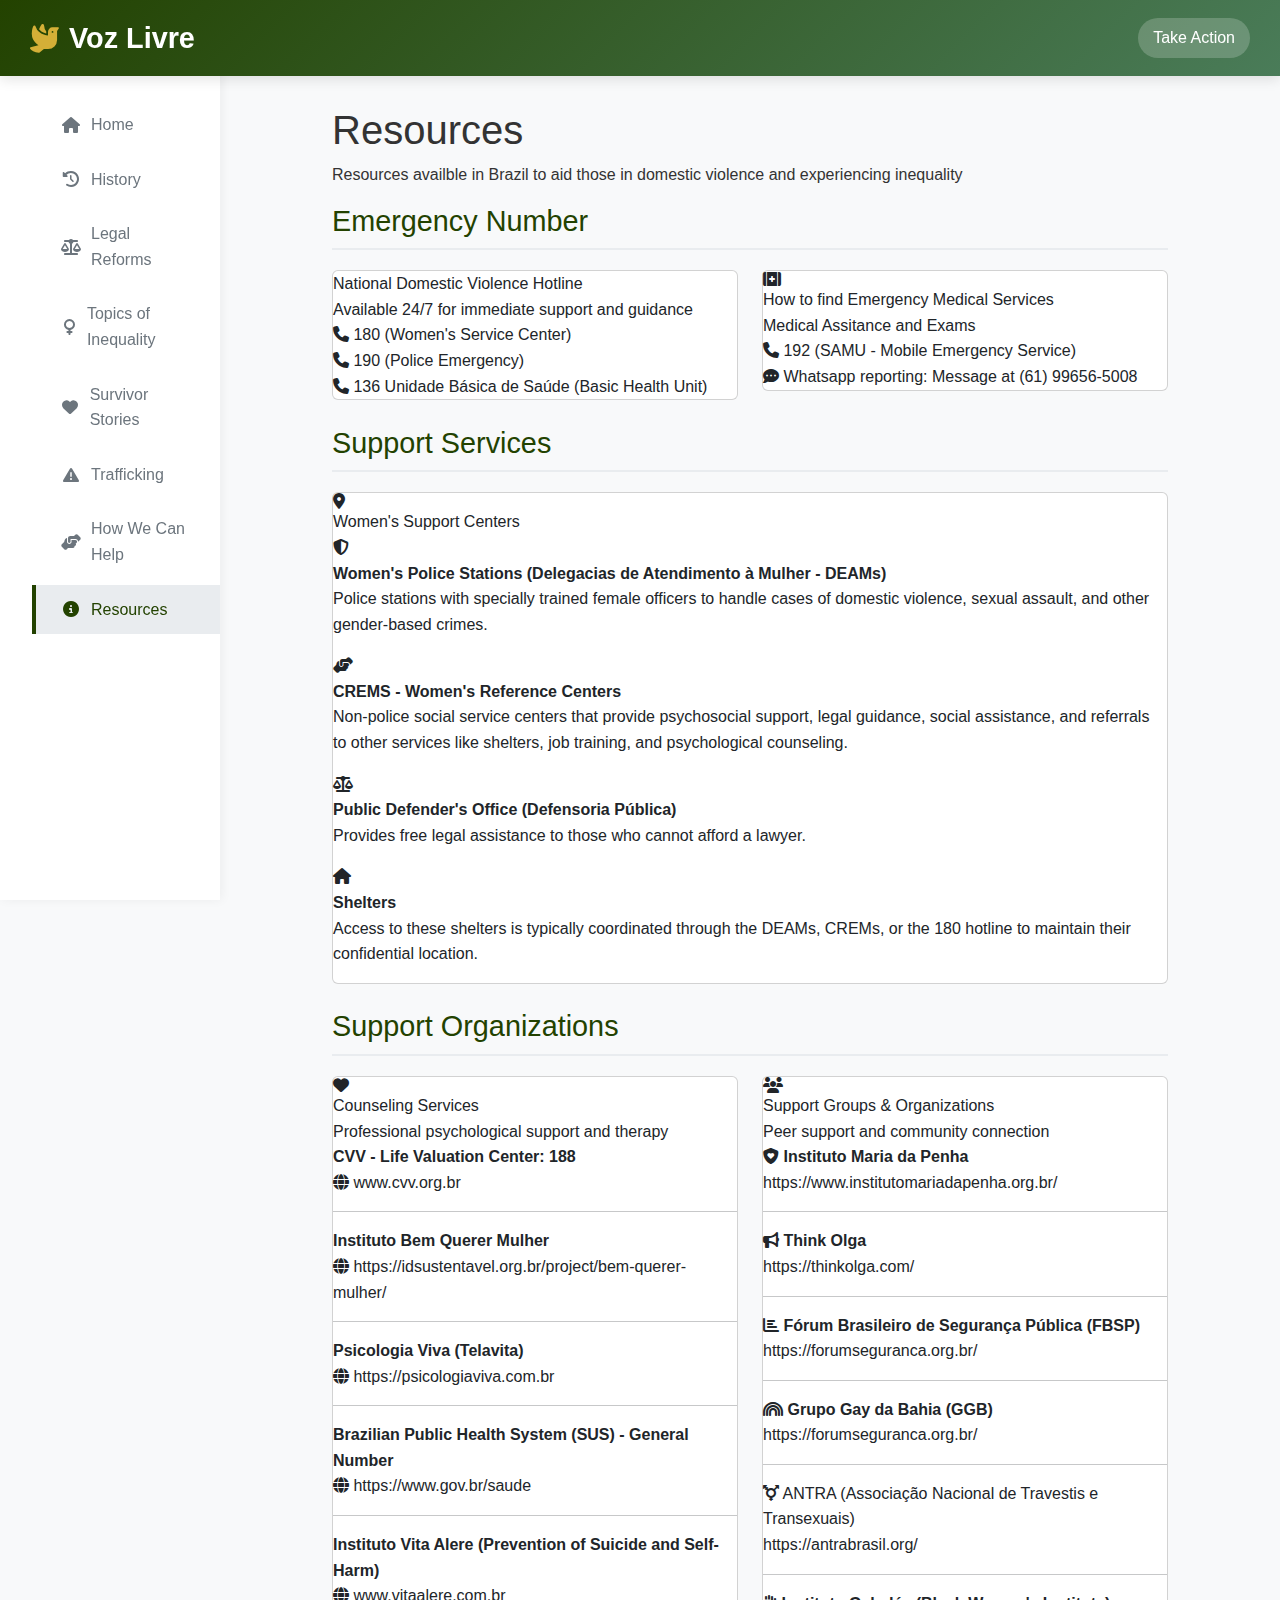
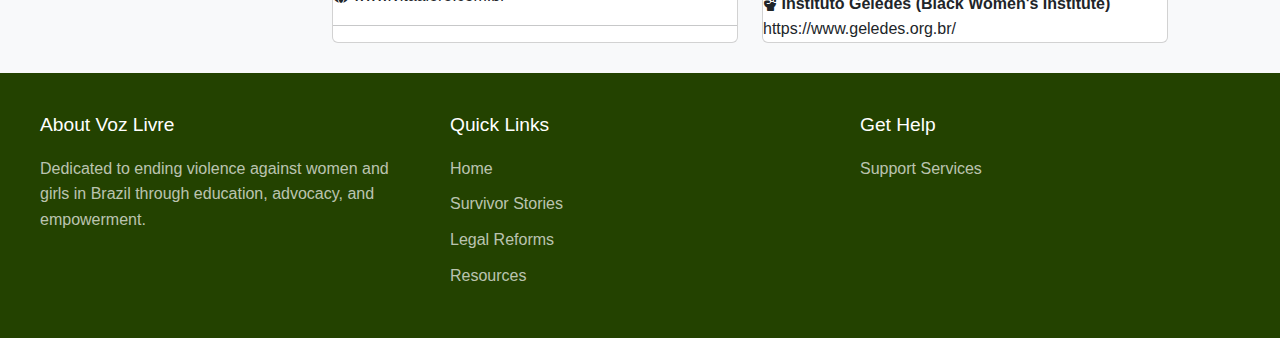
<file: resources.html>
<!DOCTYPE html>
<html lang="en">
<head>
    <meta charset="UTF-8">
    <meta name="viewport" content="width=device-width, initial-scale=1.0">
    <title>Resources - Voz Livre</title>
    <link rel="stylesheet" href="https://cdnjs.cloudflare.com/ajax/libs/font-awesome/6.4.0/css/all.min.css">
    <link href="https://cdn.jsdelivr.net/npm/bootstrap@5.3.0-alpha1/dist/css/bootstrap.min.css" rel="stylesheet">
    <link rel="stylesheet" href="styles.css">
</head>

<body>
    <header class="navbar">
        <div class="logo">
            <i class="fas fa-dove"></i>
            Voz Livre
        </div>
            <button class="btn sidebar-toggle d-md-none" type="button" 
                    data-bs-toggle="collapse" data-bs-target="#mobileSidebar"
                    aria-controls="mobileSidebar" aria-expanded="false" aria-label="Toggle navigation">
                <i class="fas fa-bars"></i>
            </button>

            <div class="nav-buttons d-none d-md-block">
                <a href="help.html" class="nav-btn btn btn-success">Take Action</a>
            </div>
    </header>

    <div class="container">
        <div class="side-menu d-none d-md-block">
            <ul>
                <li><a href="index.html" ><i class="fas fa-home"></i> Home</a></li>
                <li><a href="History.html"><i class="fas fa-history"></i> History</a></li>
                <li><a href="legal-reforms.html"><i class="fas fa-balance-scale"></i> Legal Reforms</a></li>
                <li><a href="inequality.html"><i class="fas fa-venus"></i> Topics of Inequality</a></li>
                <li><a href="survivor-stories.html"><i class="fas fa-heart"></i> Survivor Stories</a></li>
                <li><a href="trafficking.html"><i class="fas fa-exclamation-triangle"></i> Trafficking</a></li>
                <li><a href="help.html"><i class="fas fa-hands-helping"></i> How We Can Help</a></li>
                <li><a href="resources.html"class="active"><i class="fas fa-info-circle"></i> Resources</a></li>
            </ul>
        </div>

        <div class="content">
            <section class="heading-image-resources">
                <h1>Resources</h1>
                <p>Resources availble in Brazil to aid those in domestic violence and experiencing inequality</p>
            </section>
        

        <section class="resource-section">
            <h2 class="section-title">Emergency Number</h2>
            <div class="row">
                <div class="col-md-6">
                    <div class="card">
                        <i class="fas fa-phone-call"></i>
                            <div class="resource-title">National Domestic Violence Hotline</div>
                            <div class="resource-text">Available 24/7 for immediate support and guidance</div>

                            <div class="contact-section">
                                <div class="contact-item">
                                    <i class="fas fa-phone"></i>
                                    <span>180 (Women's Service Center)</span>
                                </div>
                                <div class="contact-item">
                                    <i class="fas fa-phone"></i>
                                    <span>190 (Police Emergency)</span>
                                </div>
                                <div class="contact-item">
                                    <i class="fas fa-phone"></i>
                                    <span>136 Unidade Básica de Saúde (Basic Health Unit)</span>
                                </div>
                               
                            </div>
                    </div>
                </div>

                <div class="col-md-6">
                    <div class="card">
                        <i class="fas fa-first-aid"></i>
                        <div class="resource-title"> How to find Emergency Medical Services</div>
                        <div class="resource-text">Medical Assitance and Exams</div>


                        <div class="resource-contact">
                                <div class="contact-item">
                                    <i class="fas fa-phone"></i>
                                    <span>192 (SAMU - Mobile Emergency Service)</span>
                                </div>
                                <div class="contact-item">
                                    <i class="fas fa-comment-dots"></i>
                                    <span>Whatsapp reporting: Message at (61) 99656-5008 </span>
                                </div>
                        </div>
                    </div>
                </div>
            </div>
        </section>

            <section class="resource-section">
                <br>
                <h2 class="section-title">Support Services</h2>
                <div class="row">
                    <div class="col-12">
                        <div class="card">
                            <i class="fas fa-map-marker-alt"></i>
                            <div class="resource-title">Women's Support Centers</div>
                            <div class="resource-contact">
                                <div class="contact-item">
                                    <i class="fas fa-shield-alt"></i>
                                    <div>
                                        <strong>Women's Police Stations (Delegacias de Atendimento à Mulher - DEAMs)</strong>
                                        <p>Police stations with specially trained female officers to handle cases of domestic violence, sexual assault, and other gender-based crimes.</p>
                                    </div>
                                </div>
                                <div class="contact-item">
                                    <i class="fas fa-hands-helping"></i>
                                    <div>
                                        <strong>CREMS - Women's Reference Centers</strong>
                                        <p>Non-police social service centers that provide psychosocial support, legal guidance, social assistance, and referrals to other services like shelters, job training, and psychological counseling.</p>
                                    </div>
                                </div>
                                <div class="contact-item">
                                    <i class="fas fa-balance-scale"></i>
                                    <div>
                                        <strong>Public Defender's Office (Defensoria Pública)</strong>
                                        <p>Provides free legal assistance to those who cannot afford a lawyer.</p>
                                    </div>
                                </div>
                                <div class="contact-item">
                                    <i class="fas fa-home"></i>
                                    <div>
                                        <strong>Shelters</strong>
                                        <p>Access to these shelters is typically coordinated through the DEAMs, CREMs, or the 180 hotline to maintain their confidential location.</p>
                                    </div>
                                </div>
                            </div>
                        </div>
                    </div>
                </div>
            </section>
            <section class="resource-section">
                <br>
                <h2 class="section-title">Support Organizations</h2>
                <div class="row">
                    <div class="col-md-6">
                        <div class="card">
                            <i class="fas fa-heart"></i>
                            <div class="resource-title">Counseling Services</div>
                            <div class="resource-text">Professional psychological support and therapy</div>
                            <div class="resource-contact">
                                <div class="contact-item">
                                    <strong>
                                    <span>CVV - Life Valuation Center: 188</span>
                                    </strong>
                                </div>
                                <div class="contact-item">
                                    <i class="fas fa-globe"></i>
                                    <span>www.cvv.org.br</span>
                                </div>
                                <hr>
                            <div class="resource-contact">
                                <div class="contact-item">
                                    <strong>
                                    <span>Instituto Bem Querer Mulher</span>
                                    </strong>
                                </div>
                                <div class="contact-item">
                                    <i class="fas fa-globe"></i>
                                    <span>https://idsustentavel.org.br/project/bem-querer-mulher/</span>
                                </div>
                            </div>
                            <hr>
                            <div class="resource-contact">
                                <div class="contact-item">
                                    <strong>
                                    <span>Psicologia Viva (Telavita)</span>
                                    </strong>
                                </div>
                                <div class="contact-item">
                                    <i class="fas fa-globe"></i>
                                    <span>https://psicologiaviva.com.br</span>
                                </div>
                            </div>
                            <hr>
                            <div class="resource-contact">
                                <div class="contact-item">
                                    <strong>
                                    <span>Brazilian Public Health System (SUS) - General Number</span>
                                    </strong>
                                </div>
                                <div class="contact-item">
                                    <i class="fas fa-globe"></i>
                                    <span>https://www.gov.br/saude</span>
                                </div>
                            </div>
                            <hr>
                            <div class="resource-contact">
                                <div class="contact-item">
                                    <strong>
                                    <span>Instituto Vita Alere (Prevention of Suicide and Self-Harm)</span>
                                    </strong>
                                </div>
                                <div class="contact-item">
                                    <i class="fas fa-globe"></i>
                                    <span>www.vitaalere.com.br</span>
                                </div>
                            </div>
                            <hr>
                            </div>
                        </div>
                    </div>
                    <div class="col-md-6">
                       
                        <div class="card">
                            <i class="fas fa-users"></i>
                            <div class="resource-title">Support Groups & Organizations</div>
                            <div class="resource-text">Peer support and community connection</div>
                            <div class="resource-contact">
                                <div class="contact-item">
                                    <i class="fas fa-shield-heart"></i>
                                    <strong><span>Instituto Maria da Penha</span></strong>
                                </div>
                                <div class="contact-item">
                                    <span>https://www.institutomariadapenha.org.br/</span>
                                </div>

                                <hr>

                                <div class="contact-item">
                                    <i class="fas fa-bullhorn"></i>
                                    <strong><span>Think Olga</span></strong>
                                </div>
                                <div class="contact-item">
                                    <span>https://thinkolga.com/</span>
                                </div>

                                <hr>

                                <div class="contact-item">
                                    <i class="fas fa-chart-bar"></i>
                                    <strong><span>Fórum Brasileiro de Segurança Pública (FBSP)</span></strong>
                                </div>
                                <div class="contact-item">
                                    <span>https://forumseguranca.org.br/</span>
                                </div>

                                <hr>

                                <div class="contact-item">
                                    <i class="fas fa-rainbow"></i>
                                    <strong><span>Grupo Gay da Bahia (GGB)</span></strong>
                                </div>
                                <div class="contact-item">
                                    <span>https://forumseguranca.org.br/</span>
                                </div>

                                <hr>

                                <div class="contact-item">
                                    <i class="fas fa-transgender-alt"></i>
                                    <span>ANTRA (Associação Nacional de Travestis e Transexuais)</span>
                                </div>
                                <div class="contact-item">
                                    <span> https://antrabrasil.org/</span>
                                </div>

                                <hr>

                                <div class="contact-item">
                                    <i class="fas fa-fist-raised"></i>
                                    <strong><span>Instituto Geledés (Black Women's Institute)</span></strong>
                                </div>
                                <div class="contact-item">
                                    <span>https://www.geledes.org.br/</span>
                                </div>

                            </div>
                        </div>
                    </div>
                </div>
            </section>

            </div>
    </div>
    <!-- Footer -->
        <footer class="footer" id="footer">
        <div class="footer-content">
            <div class="footer-section">
                <h3>About Voz Livre</h3>
                <p>Dedicated to ending violence against women and girls in Brazil through education, advocacy, and empowerment.</p>
            </div>

           <div class="footer-section">
                <h3>Quick Links</h3>
                <a href="index.html">Home</a>
                <a href="survivor-stories.html">Survivor Stories</a>
                <a href="legal-reforms.html">Legal Reforms</a>
                <a href="resources.html">Resources</a>
            </div>

            <div class="footer-section">
                <h3>Get Help</h3>
                <a href="resources.html">Support Services</a>
            </div>
        </div>
    </footer>
    <!-- Mobile sidebar (collapsible) -->
<div class="collapse collapse-horizontal bg-light d-md-none position-fixed start-0 h-100 w-100"
        id="mobileSidebar"
        style="top:70px; width:280px; background:#fff; box-shadow:2px 0 15px rgba(0,0,0,0.2); z-index:1040;">
        <ul class="nav flex-column p-3 pt-4">
            <li><a href="index.html" class="nav-link" data-bs-target="#mobileSidebar"><i class="fas fa-home"></i> Home</a></li>
            <li><a href="History.html" class="nav-link" data-bs-target="#mobileSidebar"><i class="fas fa-history"></i> History</a></li>
            <li><a href="legal-reforms.html" class="nav-link active"><i class="fas fa-balance-scale"></i> Legal Reforms</a></li> <!-- current page → no attributes -->
			<li><a href="inequality.html" class="nav-link" data-bs-target="#mobileSidebar"><i class="fas fa-venus"></i> Topics of Inequality</a></li>
            <li><a href="survivor-stories.html" class="nav-link" data-bs-target="#mobileSidebar"><i class="fas fa-heart"></i> Survivor Stories</a></li>
            <li><a href="trafficking.html" class="nav-link" data-bs-target="#mobileSidebar"><i class="fas fa-exclamation-triangle"></i> Trafficking</a></li>
            <li><a href="help.html" class="nav-link" data-bs-target="#mobileSidebar"><i class="fas fa-hands-helping"></i> How We Can Help</a></li>
            <li><a href="resources.html" class="nav-link" data-bs-target="#mobileSidebar"><i class="fas fa-info-circle"></i> Resources</a></li>
        </ul>
</div>
    <script src="https://cdn.jsdelivr.net/npm/bootstrap@5.3.3/dist/js/bootstrap.bundle.min.js"></script>
   <script src="script.js"></script> 
</body>
</html>
</file>
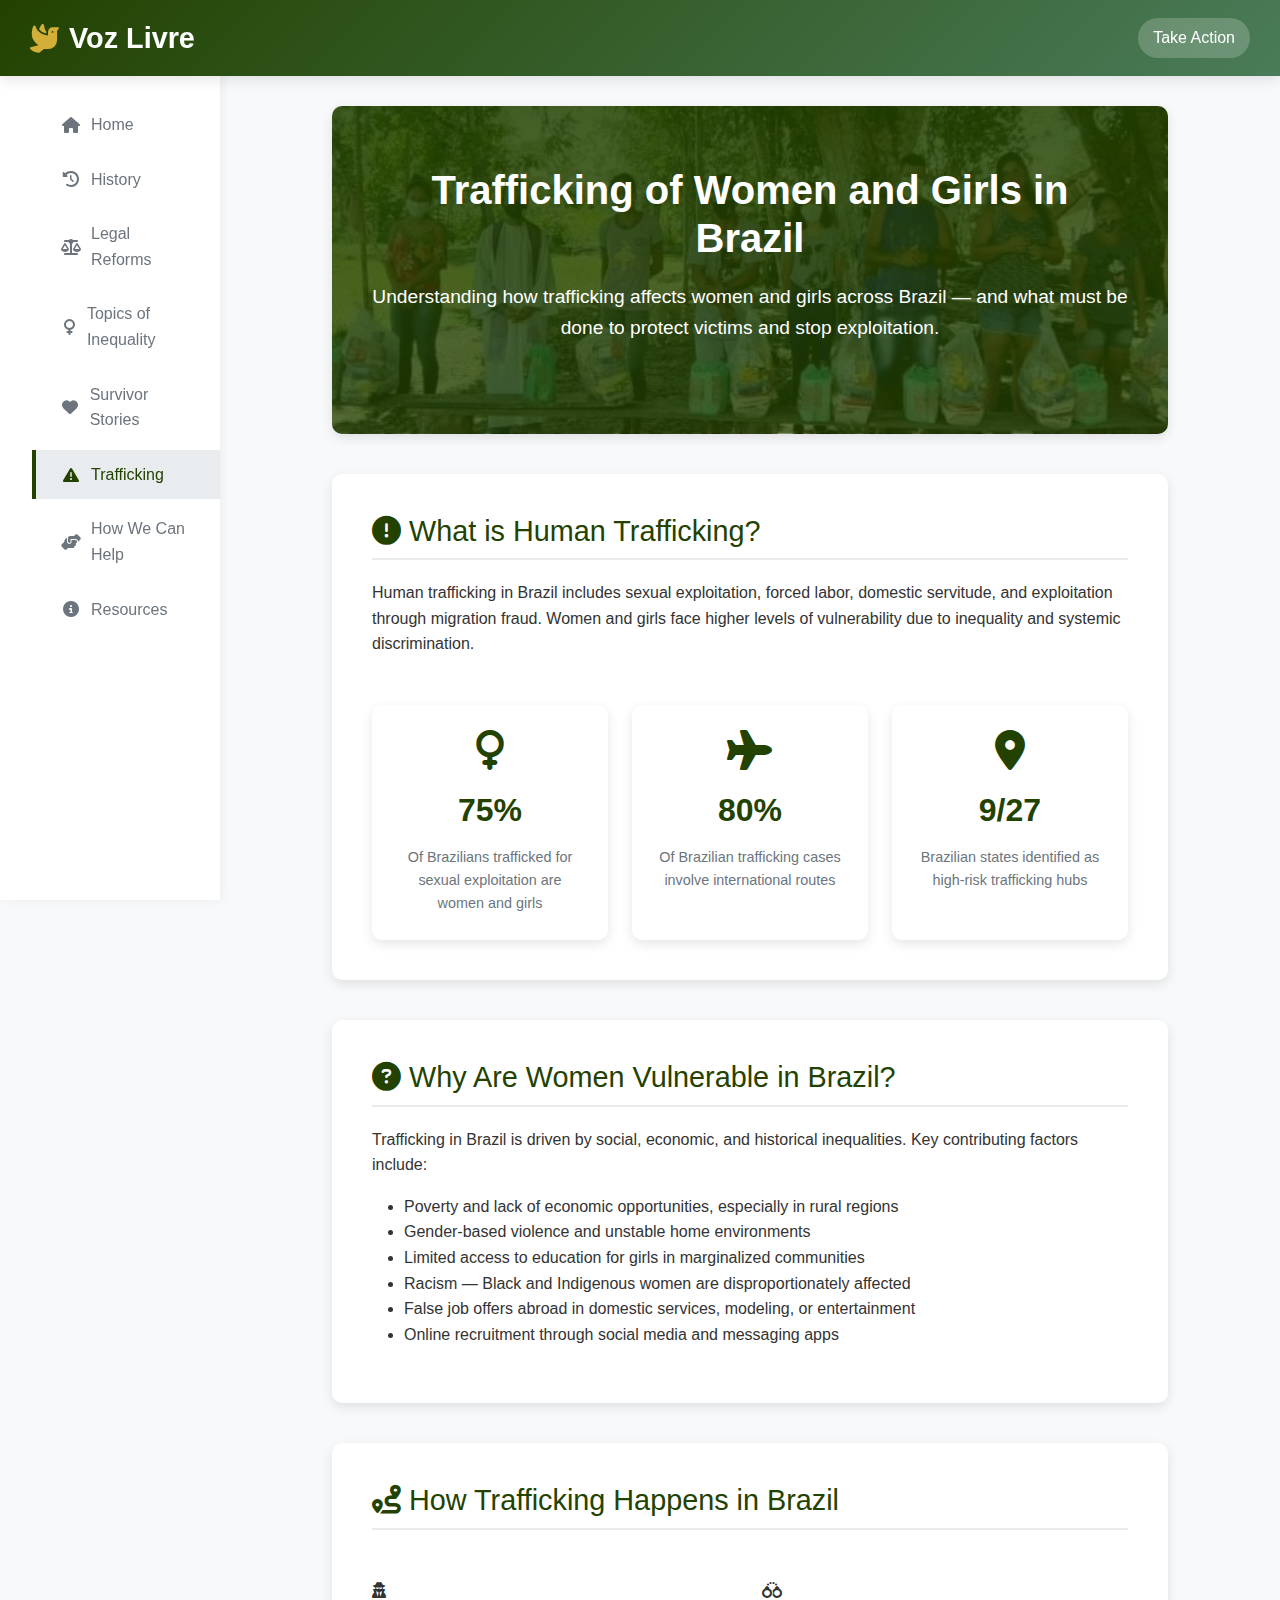
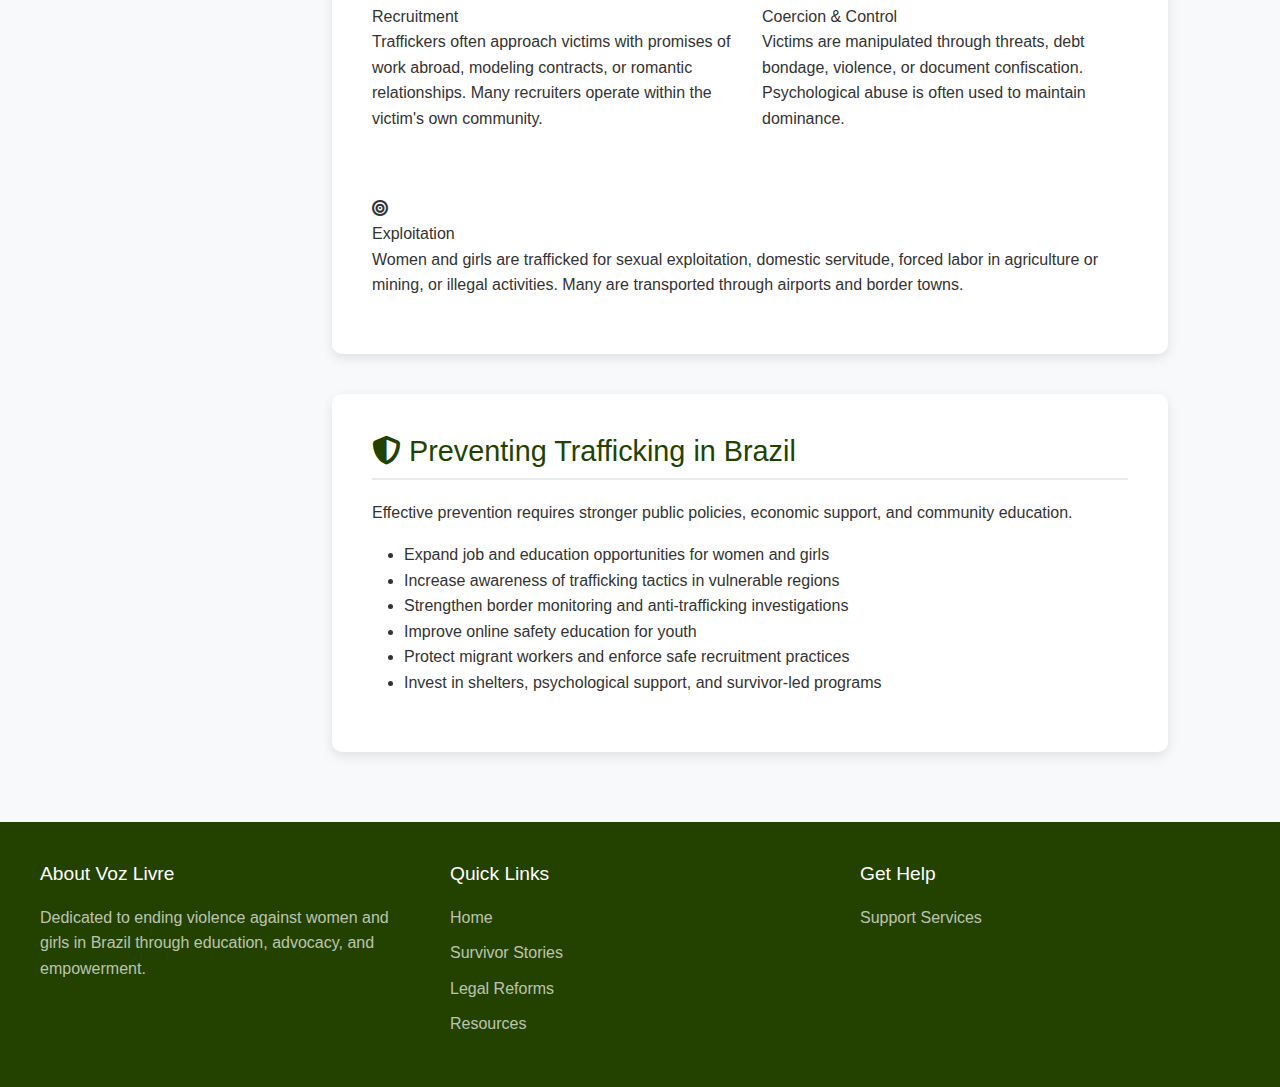
<file: trafficking.html>
<!DOCTYPE html>
<html lang="en">
<head>
    <meta charset="UTF-8" />
    <meta name="viewport" content="width=device-width, initial-scale=1.0" />
    <title>Trafficking of Women and Girls in Brazil - Voz Livre</title>

    <link rel="stylesheet" href="https://cdnjs.cloudflare.com/ajax/libs/font-awesome/6.4.0/css/all.min.css" />
    <link rel="stylesheet" href="https://cdn.jsdelivr.net/npm/bootstrap@5.3.3/dist/css/bootstrap.min.css" />
    <link rel="stylesheet" href="styles.css" />
</head>
<body>

<header class="navbar">
    <div class="logo"><i class="fas fa-dove"></i> Voz Livre</div>

    <button class="btn sidebar-toggle d-md-none" type="button" data-bs-toggle="collapse" data-bs-target="#mobileSidebar">
        <i class="fas fa-bars"></i>
    </button>

    <div class="nav-buttons d-none d-md-block">
        <a href="help.html" class="nav-btn btn btn-success">Take Action</a>
    </div>
</header>

<div class="container">
    <div class="side-menu d-none d-md-block">
        <ul>
            <li><a href="index.html"><i class="fas fa-home"></i> Home</a></li>
            <li><a href="History.html"><i class="fas fa-history"></i> History</a></li>
            <li><a href="legal-reforms.html"><i class="fas fa-balance-scale"></i> Legal Reforms</a></li>
            <li><a href="inequality.html"><i class="fas fa-venus"></i> Topics of Inequality</a></li>
            <li><a href="survivor-stories.html"><i class="fas fa-heart"></i> Survivor Stories</a></li>
            <li><a href="trafficking.html" class="active"><i class="fas fa-exclamation-triangle"></i> Trafficking</a></li>
            <li><a href="help.html"><i class="fas fa-hands-helping"></i> How We Can Help</a></li>
            <li><a href="resources.html"><i class="fas fa-info-circle"></i> Resources</a></li>
        </ul>
    </div>

    <div class="content">
       <section class="heading-image" 
                style="background-image: linear-gradient(rgba(35,66,0,0.85), rgba(35,66,0,0.75)), url('images/traffic.jpg');">
            <h1>Trafficking of Women and Girls in Brazil</h1>
            <p>Understanding how trafficking affects women and girls across Brazil — and what must be done to protect victims and stop exploitation.</p>
        </section>

        <section class="mission-section">
            <h2 class="section-title"><i class="fas fa-exclamation-circle"></i> What is Human Trafficking?</h2>
            <p>
                Human trafficking in Brazil includes sexual exploitation, forced labor, domestic servitude, and exploitation through migration fraud. Women and girls face higher levels of vulnerability due to inequality and systemic discrimination.
            </p>
            <div class="row mt-4 g-4">
                <div class="col-md-4">
                    <div class="stat-card">
                        <i class="fas fa-venus"></i>
                        <div class="stat-number">75%</div>
                        <div class="stat-text">Of Brazilians trafficked for sexual exploitation are women and girls</div>
                    </div>
                </div>

                <div class="col-md-4">
                    <div class="stat-card">
                        <i class="fas fa-plane"></i>
                        <div class="stat-number">80%</div>
                        <div class="stat-text">Of Brazilian trafficking cases involve international routes</div>
                    </div>
                </div>

                <div class="col-md-4">
                    <div class="stat-card">
                        <i class="fas fa-map-marker-alt"></i>
                        <div class="stat-number">9/27</div>
                        <div class="stat-text">Brazilian states identified as high-risk trafficking hubs</div>
                    </div>
                </div>
            </div>
        </section>

        <section class="mission-section">
            <h2 class="section-title"><i class="fas fa-question-circle"></i> Why Are Women Vulnerable in Brazil?</h2>
            <p>
                Trafficking in Brazil is driven by social, economic, and historical inequalities. Key contributing factors include:
            </p>
            <ul class="mt-3">
                <li>Poverty and lack of economic opportunities, especially in rural regions</li>
                <li>Gender-based violence and unstable home environments</li>
                <li>Limited access to education for girls in marginalized communities</li>
                <li>Racism — Black and Indigenous women are disproportionately affected</li>
                <li>False job offers abroad in domestic services, modeling, or entertainment</li>
                <li>Online recruitment through social media and messaging apps</li>
            </ul>
        </section>

        <section class="mission-section">
            <h2 class="section-title"><i class="fas fa-route"></i> How Trafficking Happens in Brazil</h2>
            <div class="row mt-4 g-4">
                <div class="col-md-6">
                    <div class="action-card">
                        <i class="fas fa-user-secret"></i>
                        <div class="action-title">Recruitment</div>
                        <p>
                            Traffickers often approach victims with promises of work abroad, modeling contracts, or romantic relationships. Many recruiters operate within the victim's own community.
                        </p>
                    </div>
                </div>

                <div class="col-md-6">
                    <div class="action-card">
                        <i class="fas fa-handcuffs"></i>
                        <div class="action-title">Coercion & Control</div>
                        <p>
                            Victims are manipulated through threats, debt bondage, violence, or document confiscation. Psychological abuse is often used to maintain dominance.
                        </p>
                    </div>
                </div>

                <div class="col-md-12">
                    <div class="action-card mt-4">
                        <i class="fas fa-bullseye"></i>
                        <div class="action-title">Exploitation</div>
                        <p>
                            Women and girls are trafficked for sexual exploitation, domestic servitude, forced labor in agriculture or mining, or illegal activities. Many are transported through airports and border towns.
                        </p>
                    </div>
                </div>
            </div>
        </section>

        <section class="mission-section">
            <h2 class="section-title"><i class="fas fa-shield-alt"></i> Preventing Trafficking in Brazil</h2>
            <p>Effective prevention requires stronger public policies, economic support, and community education.</p>
            <ul class="mt-3">
                <li>Expand job and education opportunities for women and girls</li>
                <li>Increase awareness of trafficking tactics in vulnerable regions</li>
                <li>Strengthen border monitoring and anti-trafficking investigations</li>
                <li>Improve online safety education for youth</li>
                <li>Protect migrant workers and enforce safe recruitment practices</li>
                <li>Invest in shelters, psychological support, and survivor-led programs</li>
            </ul>
        </section>
    </div>
</div>

<footer class="footer" id="footer">
    <div class="footer-content">
        <div class="footer-section">
            <h3>About Voz Livre</h3>
            <p>Dedicated to ending violence against women and girls in Brazil through education, advocacy, and empowerment.</p>
        </div>

        <div class="footer-section">
            <h3>Quick Links</h3>
            <a href="index.html">Home</a>
            <a href="survivor-stories.html">Survivor Stories</a>
            <a href="legal-reforms.html">Legal Reforms</a>
            <a href="resources.html">Resources</a>
        </div>

        <div class="footer-section">
            <h3>Get Help</h3>
            <a href="#">Support Services</a>
        </div>
    </div>
</footer>
	    <script src="https://cdn.jsdelivr.net/npm/bootstrap@5.3.3/dist/js/bootstrap.bundle.min.js"></script>
   <script src="script.js"></script> 
	<script>
document.addEventListener("DOMContentLoaded", function () {
    const sidebar = document.querySelector('.side-menu');
    const footer = document.getElementById('footer');
    const headerHeight = 70; // your header height

    function preventFooterOverlap() {
        if (!sidebar || !footer) return;

        const sidebarHeight = sidebar.offsetHeight;
        const footerTop = footer.getBoundingClientRect().top + window.scrollY;
        const sidebarBottomWhenFixed = window.scrollY + headerHeight + sidebarHeight;

        if (sidebarBottomWhenFixed > footerTop) {
            // Switch to absolute positioning just before it hits the footer
            sidebar.style.position = 'absolute';
            sidebar.style.top = (footerTop - sidebarHeight) + 'px';
        } else {
            // Normal fixed behavior
            sidebar.style.position = 'fixed';
            sidebar.style.top = headerHeight + 'px';
        }
    }

    // Run on scroll, resize, and load
    window.addEventListener('scroll', preventFooterOverlap);
    window.addEventListener('resize', preventFooterOverlap);
    preventFooterOverlap();
});
</script>

<div class="collapse collapse-horizontal bg-light d-md-none position-fixed start-0 h-100 w-100"
        id="mobileSidebar"
        style="top:70px; width:280px; background:#fff; box-shadow:2px 0 15px rgba(0,0,0,0.2); z-index:1040;">
        <ul class="nav flex-column p-3 pt-4">
            <li><a href="index.html" class="nav-link" data-bs-target="#mobileSidebar"><i class="fas fa-home"></i> Home</a></li>
            <li><a href="History.html" class="nav-link" data-bs-target="#mobileSidebar"><i class="fas fa-history"></i> History</a></li>
            <li><a href="legal-reforms.html" class="nav-link active"><i class="fas fa-balance-scale"></i> Legal Reforms</a></li> <!-- current page → no attributes -->
			<li><a href="inequality.html" class="nav-link" data-bs-target="#mobileSidebar"><i class="fas fa-venus"></i> Topics of Inequality</a></li>
            <li><a href="survivor-stories.html" class="nav-link" data-bs-target="#mobileSidebar"><i class="fas fa-heart"></i> Survivor Stories</a></li>
            <li><a href="trafficking.html" class="nav-link" data-bs-target="#mobileSidebar"><i class="fas fa-exclamation-triangle"></i> Trafficking</a></li>
            <li><a href="help.html" class="nav-link" data-bs-target="#mobileSidebar"><i class="fas fa-hands-helping"></i> How We Can Help</a></li>
            <li><a href="resources.html" class="nav-link" data-bs-target="#mobileSidebar"><i class="fas fa-info-circle"></i> Resources</a></li>
        </ul>
</div>

</body>
</html>
</file>
<file: styles.css>
* {
    margin: 0;
    padding: 0;
    box-sizing: border-box;
    font-family: 'Segoe UI', Tahoma, Geneva, Verdana, sans-serif;
}

body {
    background-color: #f8f9fa;
    color: #333;
    line-height: 1.6;
}

/* Header Styles */
.navbar {
    display: flex;
    justify-content: space-between;
    align-items: center;
    background: linear-gradient(135deg, #234200 0%, #4a7c59 100%);
    padding: 15px 30px;
    color: #ffffff;
    box-shadow: 0 4px 12px rgba(0, 0, 0, 0.1);
    position: sticky;
    top: 0;
    z-index: 1000;
}

.logo {
    font-size: 1.8rem;
    font-weight: 700;
    display: flex;
    align-items: center;
}

.logo i {
    margin-right: 10px;
    color: #d4af37;
}

.nav-buttons {
    display: flex;
    gap: 15px;
}

.nav-btn {
    background: rgba(255, 255, 255, 0.2);
    border: none;
    color: #ffffff;
    padding: 8px 15px;
    border-radius: 20px;
    cursor: pointer;
    transition: all 0.3s ease;
    font-weight: 500;
}

.nav-btn:hover {
    background: rgba(255, 255, 255, 0.3);
}

/* Main Container */
.container {
    display: flex;
    min-height: calc(100vh - 70px);
}
@media (max-width: 768px) {
    .container {
        display: block;
    }
}

/* Side Menu */
.side-menu {
    width: 220px;
    background: #ffffff;
    padding: 25px 0;
    min-height: calc(100vh - 70px);
    box-shadow: 2px 0 10px rgba(0, 0, 0, 0.05);
    position: fixed;
    top: 70px;
    left: 0px;
    height: calc(100vh - 70px);
    overflow-y: auto;
}

.side-menu ul {
    list-style: none;
}

.side-menu ul li {
    margin: 5px 0;
}

.side-menu ul li a {
    text-decoration: none;
    color: #6c757d;
    display: flex;
    align-items: center;
    padding: 12px 25px;
    transition: all 0.3s ease;
    border-left: 4px solid transparent;
}

.side-menu ul li a i {
    margin-right: 10px;
    width: 20px;
    text-align: center;
}

.side-menu ul li a:hover, 
.side-menu ul li a.active {
    background: #e9ecef;
    color: #234200;
    border-left: 4px solid #234200;
}

/* Content Area */
.content {
    flex: 1;
    padding: 30px;
    background: #f8f9fa;
    overflow-y: auto;
    margin-left: 220px;
}
@media (max-width: 768px) {
    .content {
        margin-left:0;
    }
}

/* Heading Image Section */
.heading-image {
    background: linear-gradient(rgba(35, 66, 0, 0.8), rgba(35, 66, 0, 0.7)), url('images/Feministas.png');
    background-size: cover;
    background-position: center;
    color: #ffffff;
    padding: 60px 40px;
    border-radius: 10px;
    margin-bottom: 40px;
    text-align: center;
    box-shadow: 0 4px 12px rgba(0, 0, 0, 0.1);
}

.heading-image h1 {
    font-size: 2.5rem;
    margin-bottom: 20px;
    font-weight: 700;
}

.heading-image p {
    font-size: 1.2rem;
    max-width: 800px;
    margin: 0 auto 30px;
}

/* Stats Section */
.stats-section {
    margin-bottom: 40px
}

.stat-card {
    background: #ffffff;
    padding: 25px;
    border-radius: 10px;
    box-shadow: 0 4px 12px rgba(0, 0, 0, 0.1);
    text-align: center;
    transition: all 0.3s ease;
    height: 100%;
}

.stat-card:hover {
    transform: translateY(-5px);
}

.stat-card i {
    font-size: 2.5rem;
    color: #234200;
    margin-bottom: 15px;
}

.stat-number {
    font-size: 2rem;
    font-weight: 700;
    color: #234200;
    margin-bottom: 10px;
}

.stat-text {
    color: #6c757d;
    font-size: 0.9rem;
}

/* Mission Section */
.mission-section {
    background: #ffffff;
    padding: 40px;
    border-radius: 10px;
    box-shadow: 0 4px 12px rgba(0, 0, 0, 0.1);
    margin-bottom: 40px;
}

.section-title {
    font-size: 1.8rem;
    color: #234200;
    margin-bottom: 20px;
    padding-bottom: 10px;
    border-bottom: 2px solid #e9ecef;
}

.mission-content {
    align-items: center;
}

.mission-text {
    flex: 2;
}

.mission-image {
    flex: 1;
    border-radius: 10px;
    overflow: hidden;
    box-shadow: 0 4px 12px rgba(0, 0, 0, 0.1);
}

.mission-image img {
    width: 100%;
    height: auto;
    display: block;
}

/* Footer */
.footer {
    background: #234200;
    color: #ffffff;
    padding: 40px 30px;
    text-align: center;
}

.footer-content {
    max-width: 1200px;
    margin: 0 auto;
    display: grid;
    grid-template-columns: repeat(auto-fit, minmax(250px, 1fr));
    gap: 30px;
    text-align: left;
}

.footer-section h3 {
    margin-bottom: 20px;
    font-size: 1.2rem;
}

.footer-section p, .footer-section a {
    color: rgba(255, 255, 255, 0.7);
    margin-bottom: 10px;
    display: block;
    text-decoration: none;
    transition: all 0.3s ease;
}

.footer-section a:hover {
    color: #ffffff;
}


/* Responsive Design */
@media (max-width: 992px) {
    .mission-content {
        flex-direction: column;
    }
    
    .mission-image {
        width: 100%;
    }
}

@media (max-width: 768px) {
    .container {
        flex-direction: column;
    }
    
    .side-menu {
        width: 100%;
        height: auto;
        position: static;
    }
    
    .side-menu ul {
        display: flex;
        overflow-x: auto;
        padding: 10px 0;
    }
    
    .side-menu ul li {
        flex-shrink: 0;
    }
    
    .side-menu ul li a {
        border-left: none;
        border-bottom: 4px solid transparent;
        padding: 10px 15px;
    }
    
    .side-menu ul li a.active {
        border-left: none;
        border-bottom: 4px solid #234200;
    }
    
    .heading-image h1 {
        font-size: 2rem;
    }
    
    #inequality-hero {
        background-size: 60%;
        background-repeat: no-repeat;
        background-position: center;
    }
    
    .content {
        margin-left: 0; /* removes desktop sidebar margin */
      }
}

/* Match green theme for mobile toggle */
.sidebar-toggle {
    background-color: #234200; /* dark green */
    color: #ffffff; /* white icon/text */
    border: none;
}

.sidebar-toggle:hover {
    background-color: #1c3300; /* slightly darker green on hover */
}

/* Sidebar menu background when collapsed */
#sidebar.collapse {
    background-color: #ffffff; /* keep desktop look */
}

#sidebar a {
    color: #234200; /* green text */
}

#sidebar a:hover, #sidebar a.active {
    color: #ffffff;
    background-color: #234200; /* highlight hover in your green */
}
</file>
